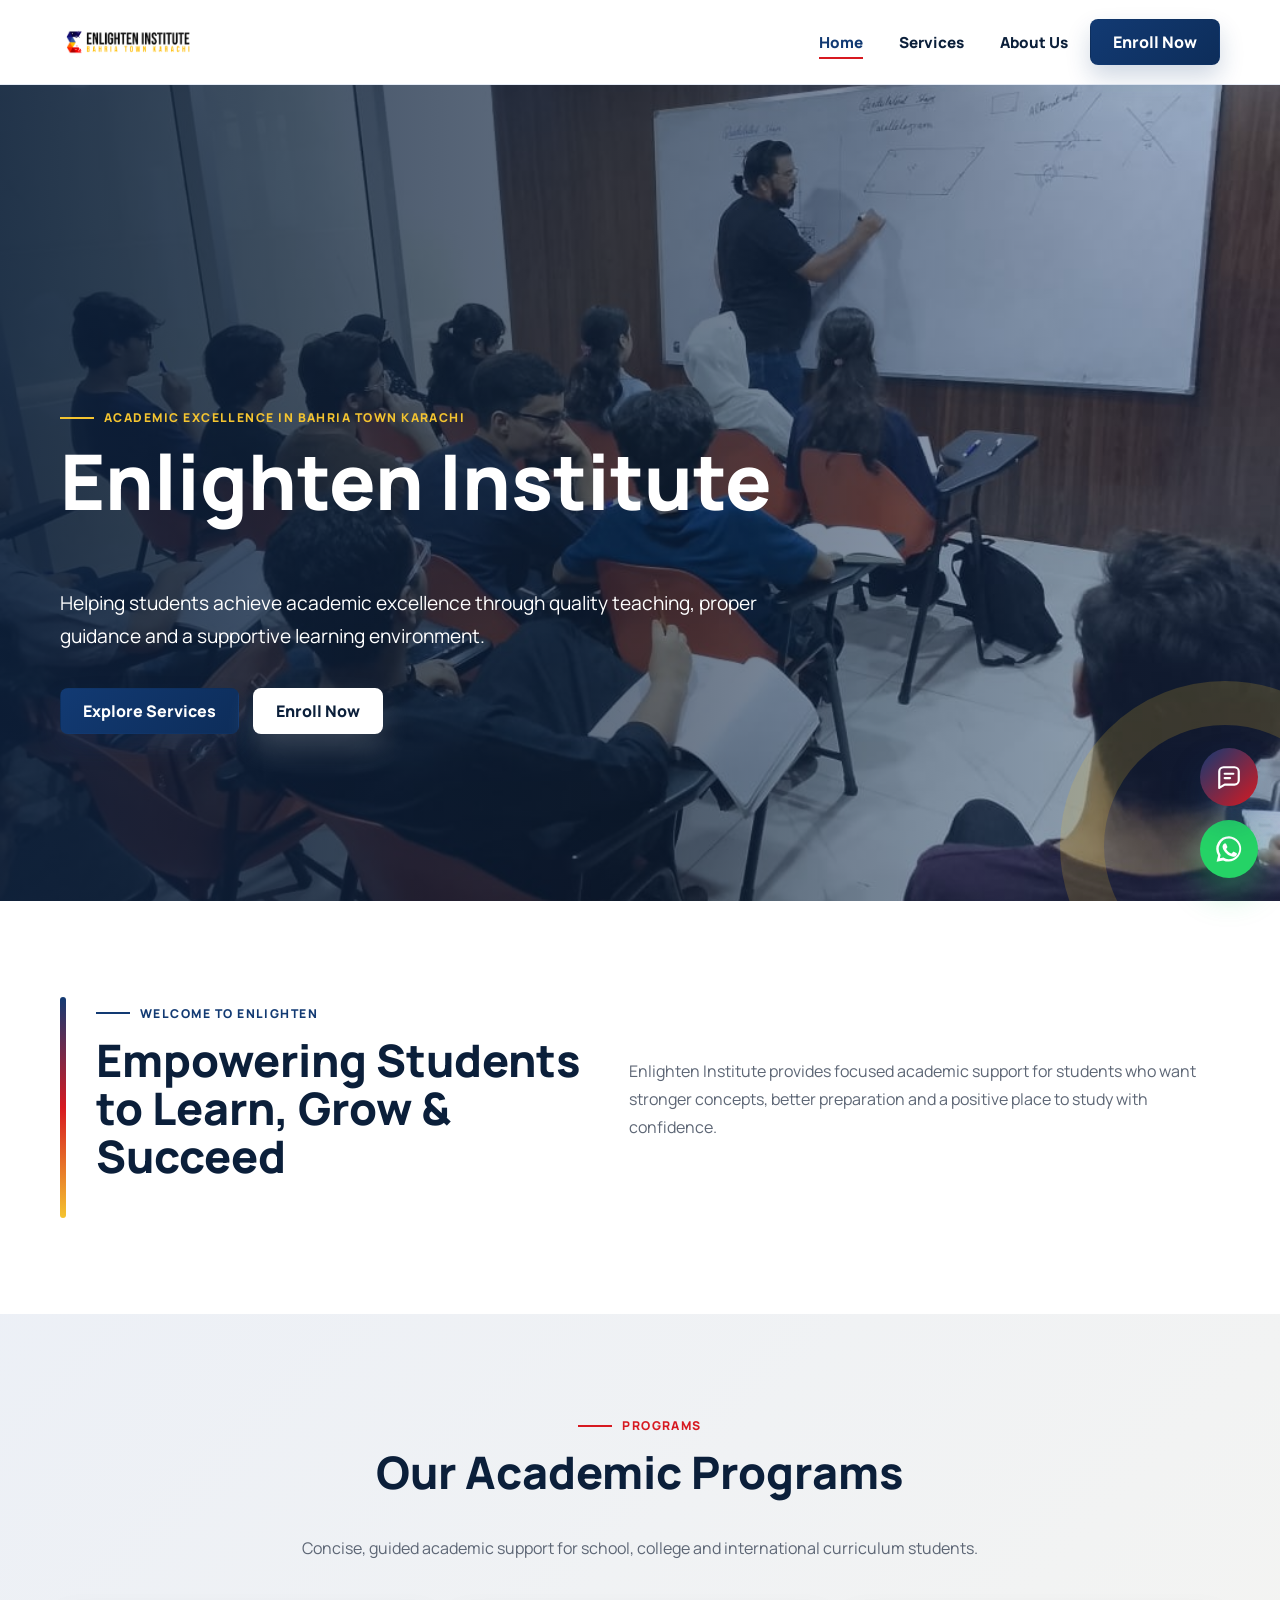
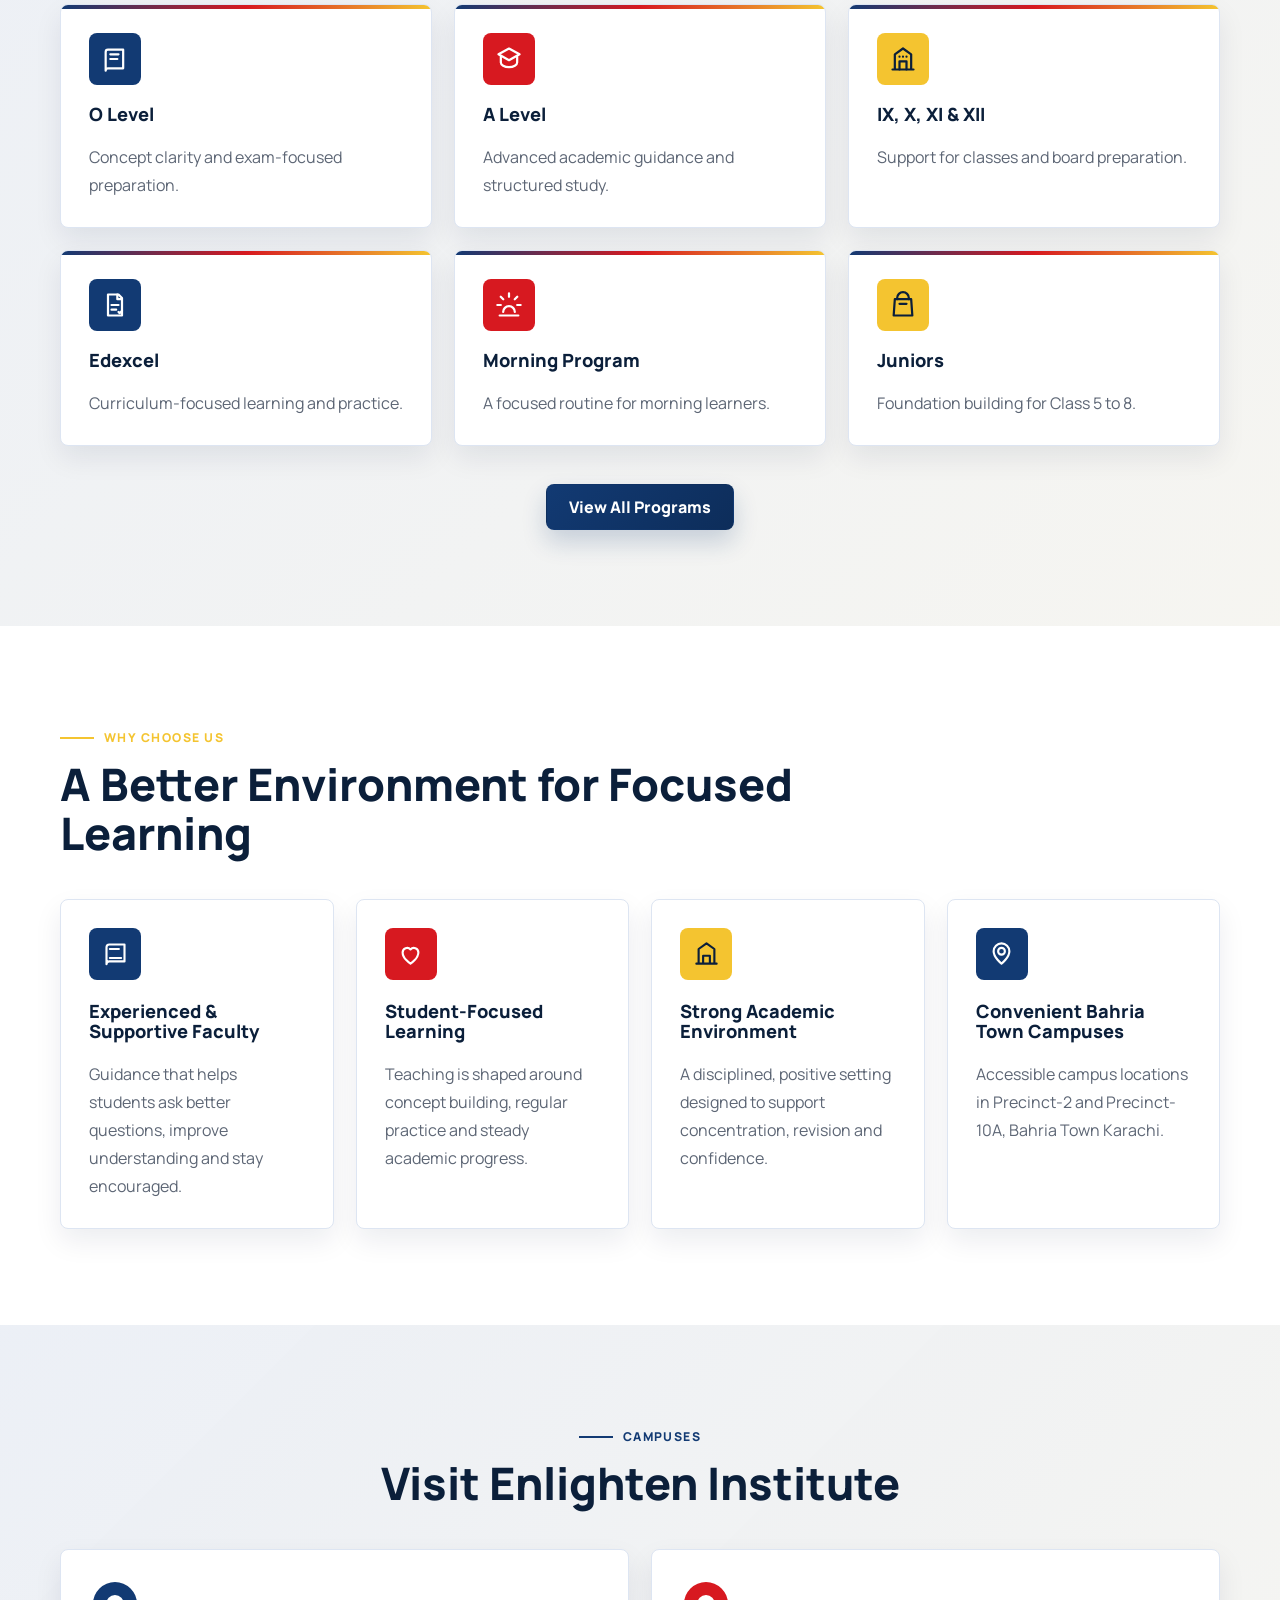
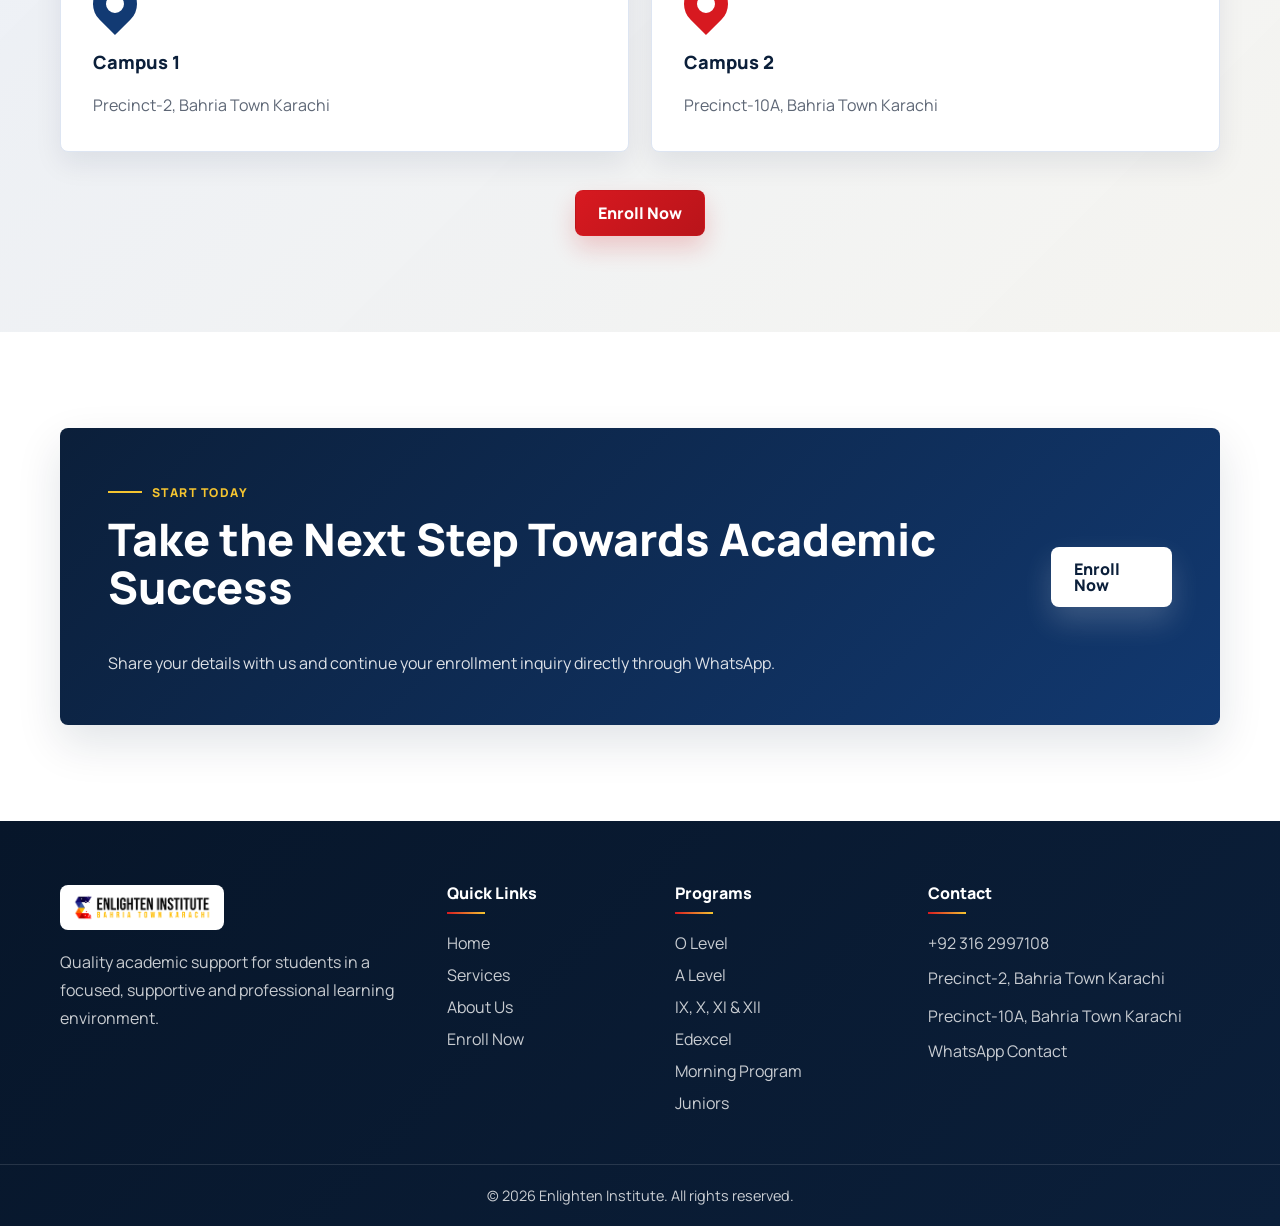
<file: Enlighten Institute New Website 2/index.html>
<!DOCTYPE html>
<html lang="en">
<head>
  <meta charset="UTF-8">
  <meta name="viewport" content="width=device-width, initial-scale=1.0">
  <meta name="description" content="Enlighten Institute in Bahria Town Karachi provides quality academic guidance, focused teaching and supportive learning for students.">
  <title>Enlighten Institute | Bahria Town Karachi</title>
  <link rel="icon" href="Logo/Enlighten Full Logo copy.png">
  <link rel="preconnect" href="https://fonts.googleapis.com">
  <link rel="preconnect" href="https://fonts.gstatic.com" crossorigin>
  <link href="https://fonts.googleapis.com/css2?family=Manrope:wght@400;500;600;700;800&display=swap" rel="stylesheet">
  <link rel="stylesheet" href="css/style.css">
</head>
<body data-page="home">
  <header class="site-header">
    <nav class="navbar container" aria-label="Main navigation">
      <a class="brand" href="index.html" aria-label="Enlighten Institute home">
        <img src="Logo/Enlighten Full Logo copy.png" alt="Enlighten Institute logo">
      </a>
      <button class="nav-toggle" type="button" aria-label="Open menu" aria-controls="primary-navigation" aria-expanded="false">
        <span></span>
        <span></span>
        <span></span>
      </button>
      <div class="nav-menu" id="primary-navigation">
        <a class="nav-link active" href="index.html">Home</a>
        <a class="nav-link" href="services.html">Services</a>
        <a class="nav-link" href="about.html">About Us</a>
        <a class="btn btn-nav" href="enroll.html">Enroll Now</a>
      </div>
    </nav>
  </header>

  <main>
    <section class="hero home-hero">
      <div class="hero-overlay"></div>
      <div class="container hero-content reveal">
        <span class="eyebrow">Academic Excellence in Bahria Town Karachi</span>
        <h1>Enlighten Institute</h1>
        <p>Helping students achieve academic excellence through quality teaching, proper guidance and a supportive learning environment.</p>
        <div class="hero-actions">
          <a class="btn btn-primary" href="services.html">Explore Services</a>
          <a class="btn btn-light" href="enroll.html">Enroll Now</a>
        </div>
      </div>
    </section>

    <section class="section intro-section">
      <div class="container intro-grid">
        <div class="section-kicker"></div>
        <div>
          <span class="eyebrow blue">Welcome to Enlighten</span>
          <h2>Empowering Students to Learn, Grow &amp; Succeed</h2>
        </div>
          <p>Enlighten Institute provides focused academic support for students who want stronger concepts, better preparation and a positive place to study with confidence.</p>
      </div>
    </section>

    <section class="section section-soft">
      <div class="container">
        <div class="section-heading centered">
          <span class="eyebrow red">Programs</span>
          <h2>Our Academic Programs</h2>
          <p>Concise, guided academic support for school, college and international curriculum students.</p>
        </div>
        <div class="program-preview-grid">
          <article class="mini-card reveal">
            <span class="mini-icon" aria-hidden="true"><svg viewBox="0 0 24 24"><path d="M4 19.5V6a2 2 0 0 1 2-2h13v16H6a2 2 0 0 0-2 2v-2.5Z"/><path d="M8 8h7M8 12h6"/></svg></span>
            <h3>O Level</h3>
            <p>Concept clarity and exam-focused preparation.</p>
          </article>
          <article class="mini-card reveal">
            <span class="mini-icon" aria-hidden="true"><svg viewBox="0 0 24 24"><path d="M12 3 3 8l9 5 9-5-9-5Z"/><path d="M5 10v5c0 2 3 4 7 4s7-2 7-4v-5"/></svg></span>
            <h3>A Level</h3>
            <p>Advanced academic guidance and structured study.</p>
          </article>
          <article class="mini-card reveal">
            <span class="mini-icon" aria-hidden="true"><svg viewBox="0 0 24 24"><path d="M3 21h18M5 21V8l7-5 7 5v13"/><path d="M9 21v-7h6v7M9 10h.01M12 10h.01M15 10h.01"/></svg></span>
            <h3>IX, X, XI &amp; XII</h3>
            <p>Support for classes and board preparation.</p>
          </article>
          <article class="mini-card reveal">
            <span class="mini-icon" aria-hidden="true"><svg viewBox="0 0 24 24"><path d="M6 3h9l3 3v15H6z"/><path d="M14 3v4h4M9 12h6M9 16h4"/><path d="m15 18 1 1 2-2"/></svg></span>
            <h3>Edexcel</h3>
            <p>Curriculum-focused learning and practice.</p>
          </article>
          <article class="mini-card reveal">
            <span class="mini-icon" aria-hidden="true"><svg viewBox="0 0 24 24"><path d="M12 2v3M4.93 4.93l2.12 2.12M2 12h3M19 12h3M16.95 7.05l2.12-2.12"/><path d="M7 18a5 5 0 0 1 10 0"/><path d="M4 21h16"/></svg></span>
            <h3>Morning Program</h3>
            <p>A focused routine for morning learners.</p>
          </article>
          <article class="mini-card reveal">
            <span class="mini-icon" aria-hidden="true"><svg viewBox="0 0 24 24"><path d="M7 7V6a5 5 0 0 1 10 0v1"/><path d="M5 7h14l1 14H4L5 7Z"/><path d="M9 11h6"/></svg></span>
            <h3>Juniors</h3>
            <p>Foundation building for Class 5 to 8.</p>
          </article>
        </div>
        <div class="center-actions">
          <a class="btn btn-primary" href="services.html">View All Programs</a>
        </div>
      </div>
    </section>

    <section class="section">
      <div class="container">
        <div class="section-heading">
          <span class="eyebrow yellow">Why Choose Us</span>
          <h2>A Better Environment for Focused Learning</h2>
        </div>
        <div class="feature-grid">
          <article class="feature-card reveal">
            <span class="icon-wrap" aria-hidden="true">
              <svg viewBox="0 0 24 24"><path d="M4 19V6.5A2.5 2.5 0 0 1 6.5 4H20v15H6.5A2.5 2.5 0 0 0 4 21.5V19Zm3-3h10M7 8h8"/></svg>
            </span>
            <h3>Experienced &amp; Supportive Faculty</h3>
            <p>Guidance that helps students ask better questions, improve understanding and stay encouraged.</p>
          </article>
          <article class="feature-card reveal">
            <span class="icon-wrap red-icon" aria-hidden="true">
              <svg viewBox="0 0 24 24"><path d="M12 21s-7-4.4-7-10a4 4 0 0 1 7-2.6A4 4 0 0 1 19 11c0 5.6-7 10-7 10Z"/></svg>
            </span>
            <h3>Student-Focused Learning</h3>
            <p>Teaching is shaped around concept building, regular practice and steady academic progress.</p>
          </article>
          <article class="feature-card reveal">
            <span class="icon-wrap yellow-icon" aria-hidden="true">
              <svg viewBox="0 0 24 24"><path d="M3 21h18M5 21V8l7-5 7 5v13M9 21v-7h6v7"/></svg>
            </span>
            <h3>Strong Academic Environment</h3>
            <p>A disciplined, positive setting designed to support concentration, revision and confidence.</p>
          </article>
          <article class="feature-card reveal">
            <span class="icon-wrap" aria-hidden="true">
              <svg viewBox="0 0 24 24"><path d="M12 21s7-5.4 7-11a7 7 0 1 0-14 0c0 5.6 7 11 7 11Z"/><path d="M12 13a3 3 0 1 0 0-6 3 3 0 0 0 0 6Z"/></svg>
            </span>
            <h3>Convenient Bahria Town Campuses</h3>
            <p>Accessible campus locations in Precinct-2 and Precinct-10A, Bahria Town Karachi.</p>
          </article>
        </div>
      </div>
    </section>

    <section class="section section-soft">
      <div class="container">
        <div class="section-heading centered">
          <span class="eyebrow blue">Campuses</span>
          <h2>Visit Enlighten Institute</h2>
        </div>
        <div class="campus-grid">
          <article class="campus-card reveal">
            <span class="location-pin" aria-hidden="true"></span>
            <h3>Campus 1</h3>
            <p>Precinct-2, Bahria Town Karachi</p>
          </article>
          <article class="campus-card reveal">
            <span class="location-pin red-pin" aria-hidden="true"></span>
            <h3>Campus 2</h3>
            <p>Precinct-10A, Bahria Town Karachi</p>
          </article>
        </div>
        <div class="center-actions">
          <a class="btn btn-secondary" href="enroll.html">Enroll Now</a>
        </div>
      </div>
    </section>

    <section class="section">
      <div class="container">
        <div class="cta-band reveal">
          <div>
            <span class="eyebrow yellow">Start Today</span>
            <h2>Take the Next Step Towards Academic Success</h2>
            <p>Share your details with us and continue your enrollment inquiry directly through WhatsApp.</p>
          </div>
          <a class="btn btn-light" href="enroll.html">Enroll Now</a>
        </div>
      </div>
    </section>
  </main>

  <footer class="site-footer">
    <div class="container footer-grid">
      <div class="footer-brand">
        <img src="Logo/Enlighten Full Logo copy.png" alt="Enlighten Institute logo">
        <p>Quality academic support for students in a focused, supportive and professional learning environment.</p>
      </div>
      <div>
        <h2>Quick Links</h2>
        <a href="index.html">Home</a>
        <a href="services.html">Services</a>
        <a href="about.html">About Us</a>
        <a href="enroll.html">Enroll Now</a>
      </div>
      <div>
        <h2>Programs</h2>
        <a href="services.html">O Level</a>
        <a href="services.html">A Level</a>
        <a href="services.html">IX, X, XI &amp; XII</a>
        <a href="services.html">Edexcel</a>
        <a href="services.html">Morning Program</a>
        <a href="services.html">Juniors</a>
      </div>
      <div>
        <h2>Contact</h2>
        <a href="tel:+923162997108">+92 316 2997108</a>
        <p>Precinct-2, Bahria Town Karachi</p>
        <p>Precinct-10A, Bahria Town Karachi</p>
        <a href="https://wa.me/923162997108" target="_blank" rel="noopener">WhatsApp Contact</a>
      </div>
    </div>
    <div class="footer-bottom">
      <p>&copy; <span data-current-year></span> Enlighten Institute. All rights reserved.</p>
    </div>
  </footer>

  <a class="floating-whatsapp" href="https://wa.me/923162997108" target="_blank" rel="noopener" aria-label="Contact Enlighten Institute on WhatsApp">
    <svg viewBox="0 0 32 32" aria-hidden="true"><path d="M16.03 3.2A12.7 12.7 0 0 0 5.1 22.38L3.6 28.8l6.56-1.42A12.68 12.68 0 1 0 16.03 3.2Zm0 2.4a10.28 10.28 0 1 1-5.25 19.12l-.42-.25-3.48.75.8-3.4-.28-.44A10.28 10.28 0 0 1 16.03 5.6Zm-4.3 4.88c-.24 0-.62.09-.94.44-.32.35-1.23 1.2-1.23 2.93s1.26 3.4 1.43 3.64c.18.23 2.44 3.9 6.02 5.3 2.98 1.18 3.59.94 4.24.88.65-.06 2.1-.86 2.4-1.7.29-.82.29-1.53.2-1.68-.09-.14-.32-.23-.67-.41-.35-.18-2.1-1.04-2.42-1.16-.32-.12-.56-.18-.8.18-.23.35-.91 1.16-1.12 1.39-.2.24-.41.27-.76.09-.35-.18-1.48-.55-2.82-1.74-1.04-.93-1.74-2.08-1.95-2.43-.2-.35-.02-.54.15-.71.16-.15.35-.41.53-.62.18-.2.23-.35.35-.59.12-.23.06-.44-.03-.62-.09-.18-.8-1.93-1.09-2.64-.28-.68-.57-.59-.8-.6h-.7Z"/></svg>
  </a>

  <script src="js/script.js"></script>
</body>
</html>
</file>
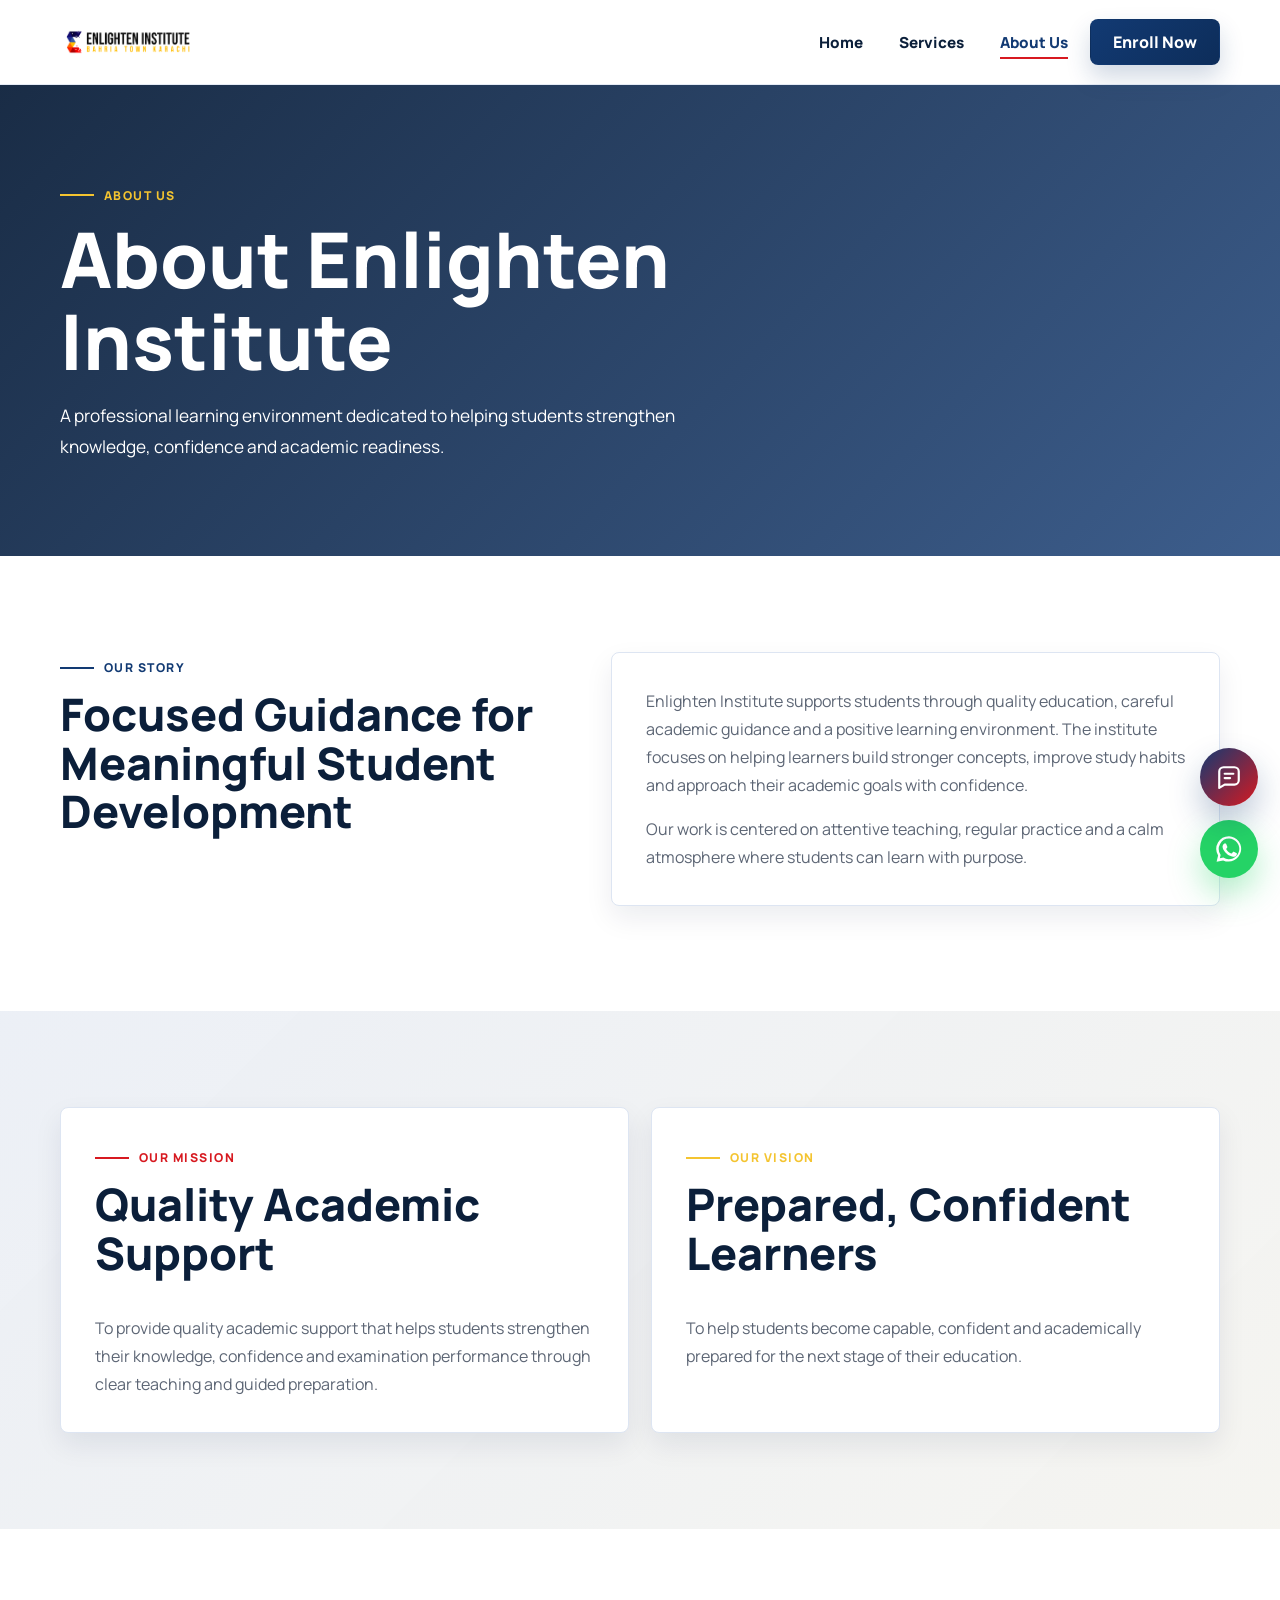
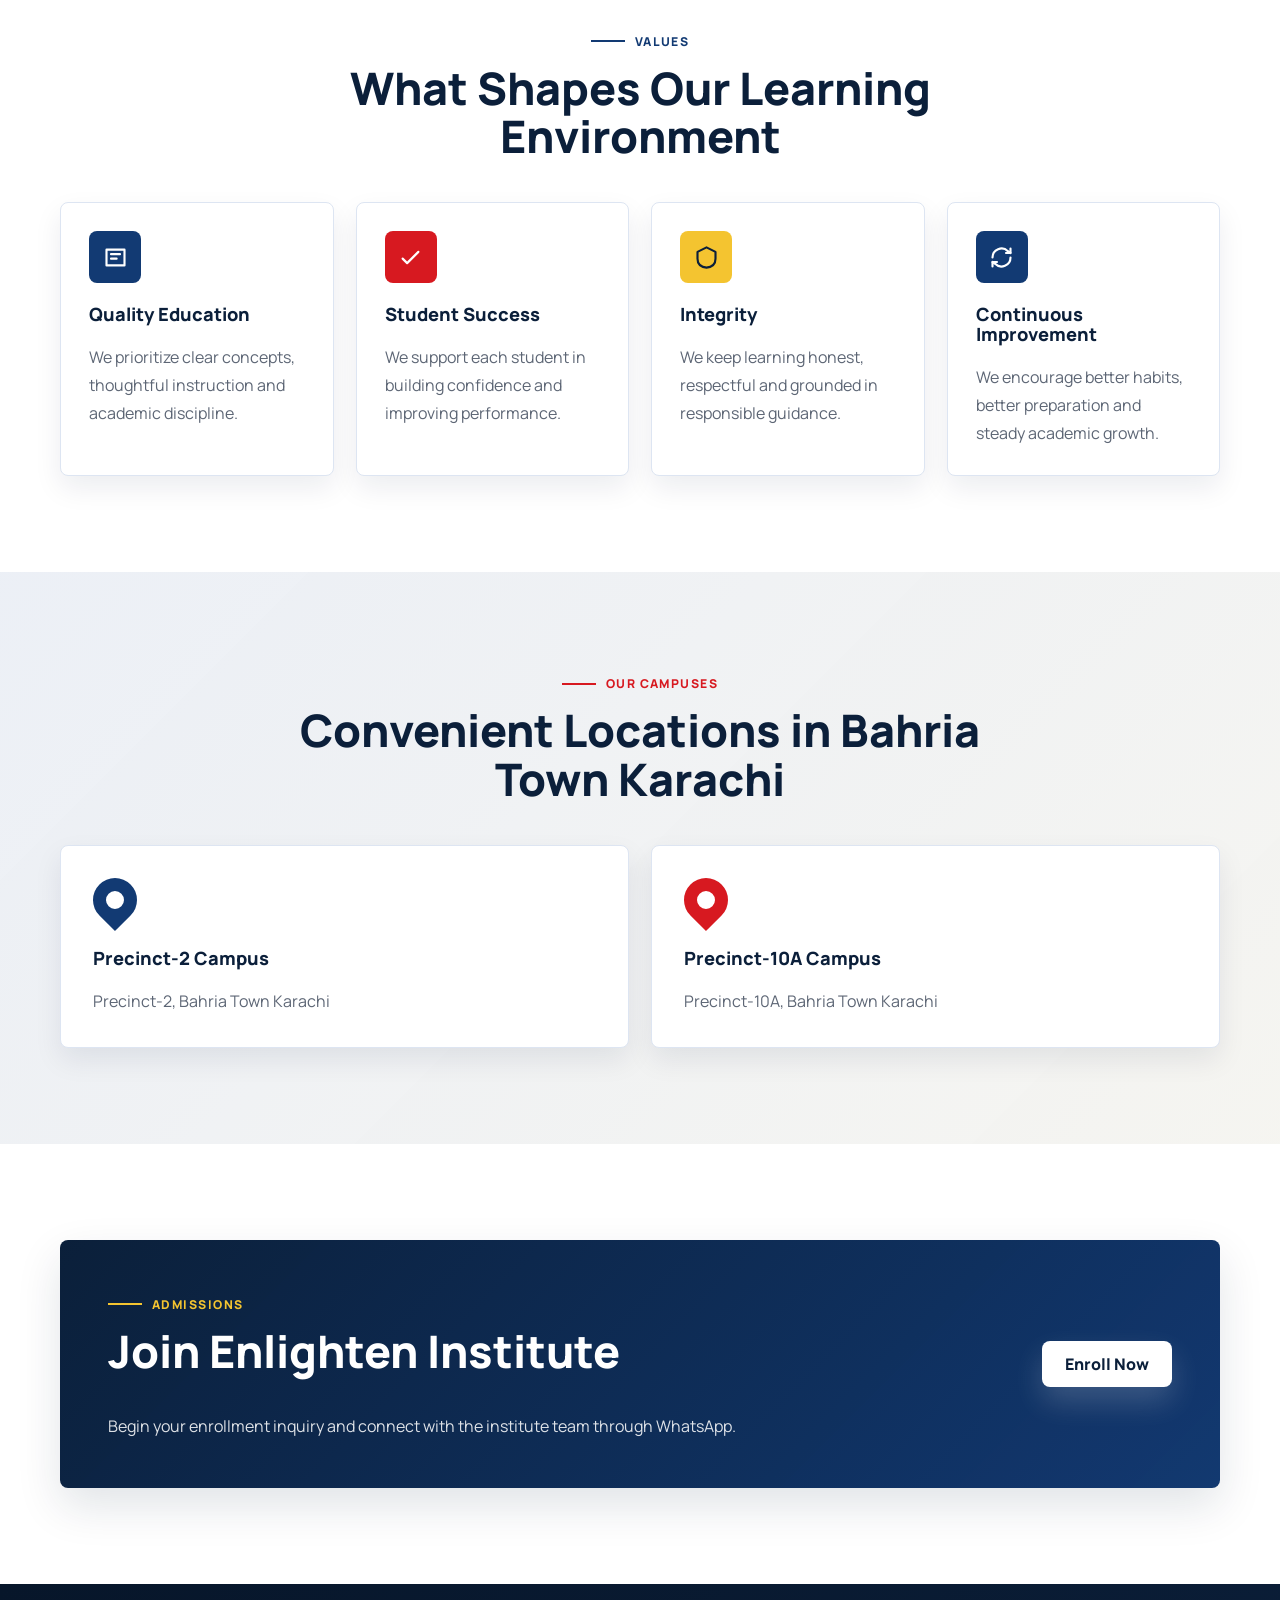
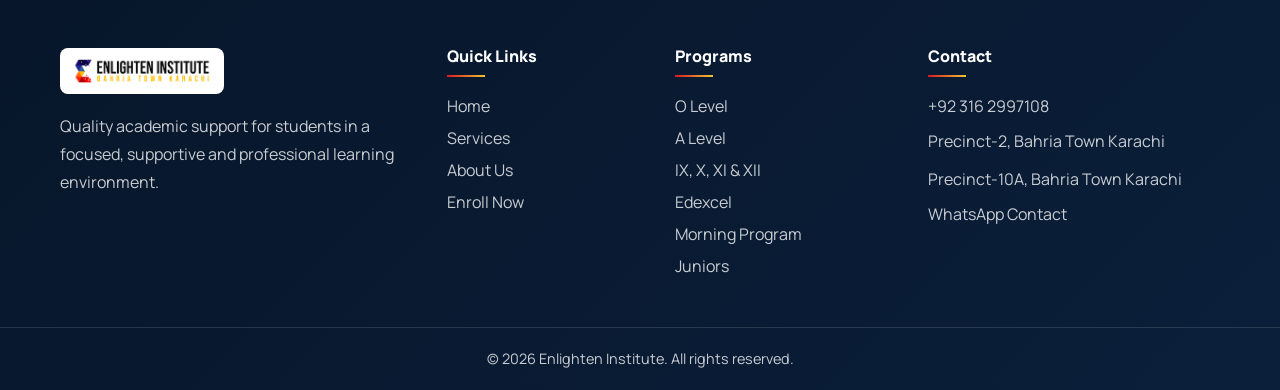
<file: Enlighten Institute New Website 2/about.html>
<!DOCTYPE html>
<html lang="en">
<head>
  <meta charset="UTF-8">
  <meta name="viewport" content="width=device-width, initial-scale=1.0">
  <meta name="description" content="Learn about Enlighten Institute, its mission, vision, values and campuses in Bahria Town Karachi.">
  <title>About Us | Enlighten Institute</title>
  <link rel="icon" href="Logo/Enlighten Full Logo copy.png">
  <link rel="preconnect" href="https://fonts.googleapis.com">
  <link rel="preconnect" href="https://fonts.gstatic.com" crossorigin>
  <link href="https://fonts.googleapis.com/css2?family=Manrope:wght@400;500;600;700;800&display=swap" rel="stylesheet">
  <link rel="stylesheet" href="css/style.css">
</head>
<body data-page="about">
  <header class="site-header">
    <nav class="navbar container" aria-label="Main navigation">
      <a class="brand" href="index.html" aria-label="Enlighten Institute home">
        <img src="Logo/Enlighten Full Logo copy.png" alt="Enlighten Institute logo">
      </a>
      <button class="nav-toggle" type="button" aria-label="Open menu" aria-controls="primary-navigation" aria-expanded="false">
        <span></span>
        <span></span>
        <span></span>
      </button>
      <div class="nav-menu" id="primary-navigation">
        <a class="nav-link" href="index.html">Home</a>
        <a class="nav-link" href="services.html">Services</a>
        <a class="nav-link active" href="about.html">About Us</a>
        <a class="btn btn-nav" href="enroll.html">Enroll Now</a>
      </div>
    </nav>
  </header>

  <main>
    <section class="page-hero">
      <div class="container reveal">
        <span class="eyebrow yellow">About Us</span>
        <h1>About Enlighten Institute</h1>
        <p>A professional learning environment dedicated to helping students strengthen knowledge, confidence and academic readiness.</p>
      </div>
    </section>

    <section class="section">
      <div class="container split-content">
        <div class="section-heading">
          <span class="eyebrow blue">Our Story</span>
          <h2>Focused Guidance for Meaningful Student Development</h2>
        </div>
        <div class="story-panel reveal">
          <p>Enlighten Institute supports students through quality education, careful academic guidance and a positive learning environment. The institute focuses on helping learners build stronger concepts, improve study habits and approach their academic goals with confidence.</p>
          <p>Our work is centered on attentive teaching, regular practice and a calm atmosphere where students can learn with purpose.</p>
        </div>
      </div>
    </section>

    <section class="section section-soft">
      <div class="container mission-grid">
        <article class="mission-card reveal">
          <span class="eyebrow red">Our Mission</span>
          <h2>Quality Academic Support</h2>
          <p>To provide quality academic support that helps students strengthen their knowledge, confidence and examination performance through clear teaching and guided preparation.</p>
        </article>
        <article class="mission-card reveal">
          <span class="eyebrow yellow">Our Vision</span>
          <h2>Prepared, Confident Learners</h2>
          <p>To help students become capable, confident and academically prepared for the next stage of their education.</p>
        </article>
      </div>
    </section>

    <section class="section">
      <div class="container">
        <div class="section-heading centered">
          <span class="eyebrow blue">Values</span>
          <h2>What Shapes Our Learning Environment</h2>
        </div>
        <div class="feature-grid">
          <article class="feature-card reveal">
            <span class="icon-wrap" aria-hidden="true"><svg viewBox="0 0 24 24"><path d="M4 19V5h16v14H4Z"/><path d="M8 9h8M8 13h5"/></svg></span>
            <h3>Quality Education</h3>
            <p>We prioritize clear concepts, thoughtful instruction and academic discipline.</p>
          </article>
          <article class="feature-card reveal">
            <span class="icon-wrap red-icon" aria-hidden="true"><svg viewBox="0 0 24 24"><path d="m5 13 4 4L19 7"/></svg></span>
            <h3>Student Success</h3>
            <p>We support each student in building confidence and improving performance.</p>
          </article>
          <article class="feature-card reveal">
            <span class="icon-wrap yellow-icon" aria-hidden="true"><svg viewBox="0 0 24 24"><path d="M12 3 4 7v6c0 5 3.4 7.4 8 8 4.6-.6 8-3 8-8V7l-8-4Z"/></svg></span>
            <h3>Integrity</h3>
            <p>We keep learning honest, respectful and grounded in responsible guidance.</p>
          </article>
          <article class="feature-card reveal">
            <span class="icon-wrap" aria-hidden="true"><svg viewBox="0 0 24 24"><path d="M4 12a8 8 0 0 1 13.7-5.6L20 8"/><path d="M20 4v4h-4M20 12a8 8 0 0 1-13.7 5.6L4 16"/><path d="M4 20v-4h4"/></svg></span>
            <h3>Continuous Improvement</h3>
            <p>We encourage better habits, better preparation and steady academic growth.</p>
          </article>
        </div>
      </div>
    </section>

    <section class="section section-soft">
      <div class="container">
        <div class="section-heading centered">
          <span class="eyebrow red">Our Campuses</span>
          <h2>Convenient Locations in Bahria Town Karachi</h2>
        </div>
        <div class="campus-grid">
          <article class="campus-card reveal">
            <span class="location-pin" aria-hidden="true"></span>
            <h3>Precinct-2 Campus</h3>
            <p>Precinct-2, Bahria Town Karachi</p>
          </article>
          <article class="campus-card reveal">
            <span class="location-pin red-pin" aria-hidden="true"></span>
            <h3>Precinct-10A Campus</h3>
            <p>Precinct-10A, Bahria Town Karachi</p>
          </article>
        </div>
      </div>
    </section>

    <section class="section">
      <div class="container">
        <div class="cta-band reveal">
          <div>
            <span class="eyebrow yellow">Admissions</span>
            <h2>Join Enlighten Institute</h2>
            <p>Begin your enrollment inquiry and connect with the institute team through WhatsApp.</p>
          </div>
          <a class="btn btn-light" href="enroll.html">Enroll Now</a>
        </div>
      </div>
    </section>
  </main>

  <footer class="site-footer">
    <div class="container footer-grid">
      <div class="footer-brand">
        <img src="Logo/Enlighten Full Logo copy.png" alt="Enlighten Institute logo">
        <p>Quality academic support for students in a focused, supportive and professional learning environment.</p>
      </div>
      <div>
        <h2>Quick Links</h2>
        <a href="index.html">Home</a>
        <a href="services.html">Services</a>
        <a href="about.html">About Us</a>
        <a href="enroll.html">Enroll Now</a>
      </div>
      <div>
        <h2>Programs</h2>
        <a href="services.html">O Level</a>
        <a href="services.html">A Level</a>
        <a href="services.html">IX, X, XI &amp; XII</a>
        <a href="services.html">Edexcel</a>
        <a href="services.html">Morning Program</a>
        <a href="services.html">Juniors</a>
      </div>
      <div>
        <h2>Contact</h2>
        <a href="tel:+923162997108">+92 316 2997108</a>
        <p>Precinct-2, Bahria Town Karachi</p>
        <p>Precinct-10A, Bahria Town Karachi</p>
        <a href="https://wa.me/923162997108" target="_blank" rel="noopener">WhatsApp Contact</a>
      </div>
    </div>
    <div class="footer-bottom">
      <p>&copy; <span data-current-year></span> Enlighten Institute. All rights reserved.</p>
    </div>
  </footer>

  <a class="floating-whatsapp" href="https://wa.me/923162997108" target="_blank" rel="noopener" aria-label="Contact Enlighten Institute on WhatsApp">
    <svg viewBox="0 0 32 32" aria-hidden="true"><path d="M16.03 3.2A12.7 12.7 0 0 0 5.1 22.38L3.6 28.8l6.56-1.42A12.68 12.68 0 1 0 16.03 3.2Zm0 2.4a10.28 10.28 0 1 1-5.25 19.12l-.42-.25-3.48.75.8-3.4-.28-.44A10.28 10.28 0 0 1 16.03 5.6Zm-4.3 4.88c-.24 0-.62.09-.94.44-.32.35-1.23 1.2-1.23 2.93s1.26 3.4 1.43 3.64c.18.23 2.44 3.9 6.02 5.3 2.98 1.18 3.59.94 4.24.88.65-.06 2.1-.86 2.4-1.7.29-.82.29-1.53.2-1.68-.09-.14-.32-.23-.67-.41-.35-.18-2.1-1.04-2.42-1.16-.32-.12-.56-.18-.8.18-.23.35-.91 1.16-1.12 1.39-.2.24-.41.27-.76.09-.35-.18-1.48-.55-2.82-1.74-1.04-.93-1.74-2.08-1.95-2.43-.2-.35-.02-.54.15-.71.16-.15.35-.41.53-.62.18-.2.23-.35.35-.59.12-.23.06-.44-.03-.62-.09-.18-.8-1.93-1.09-2.64-.28-.68-.57-.59-.8-.6h-.7Z"/></svg>
  </a>

  <script src="js/script.js"></script>
</body>
</html>
</file>
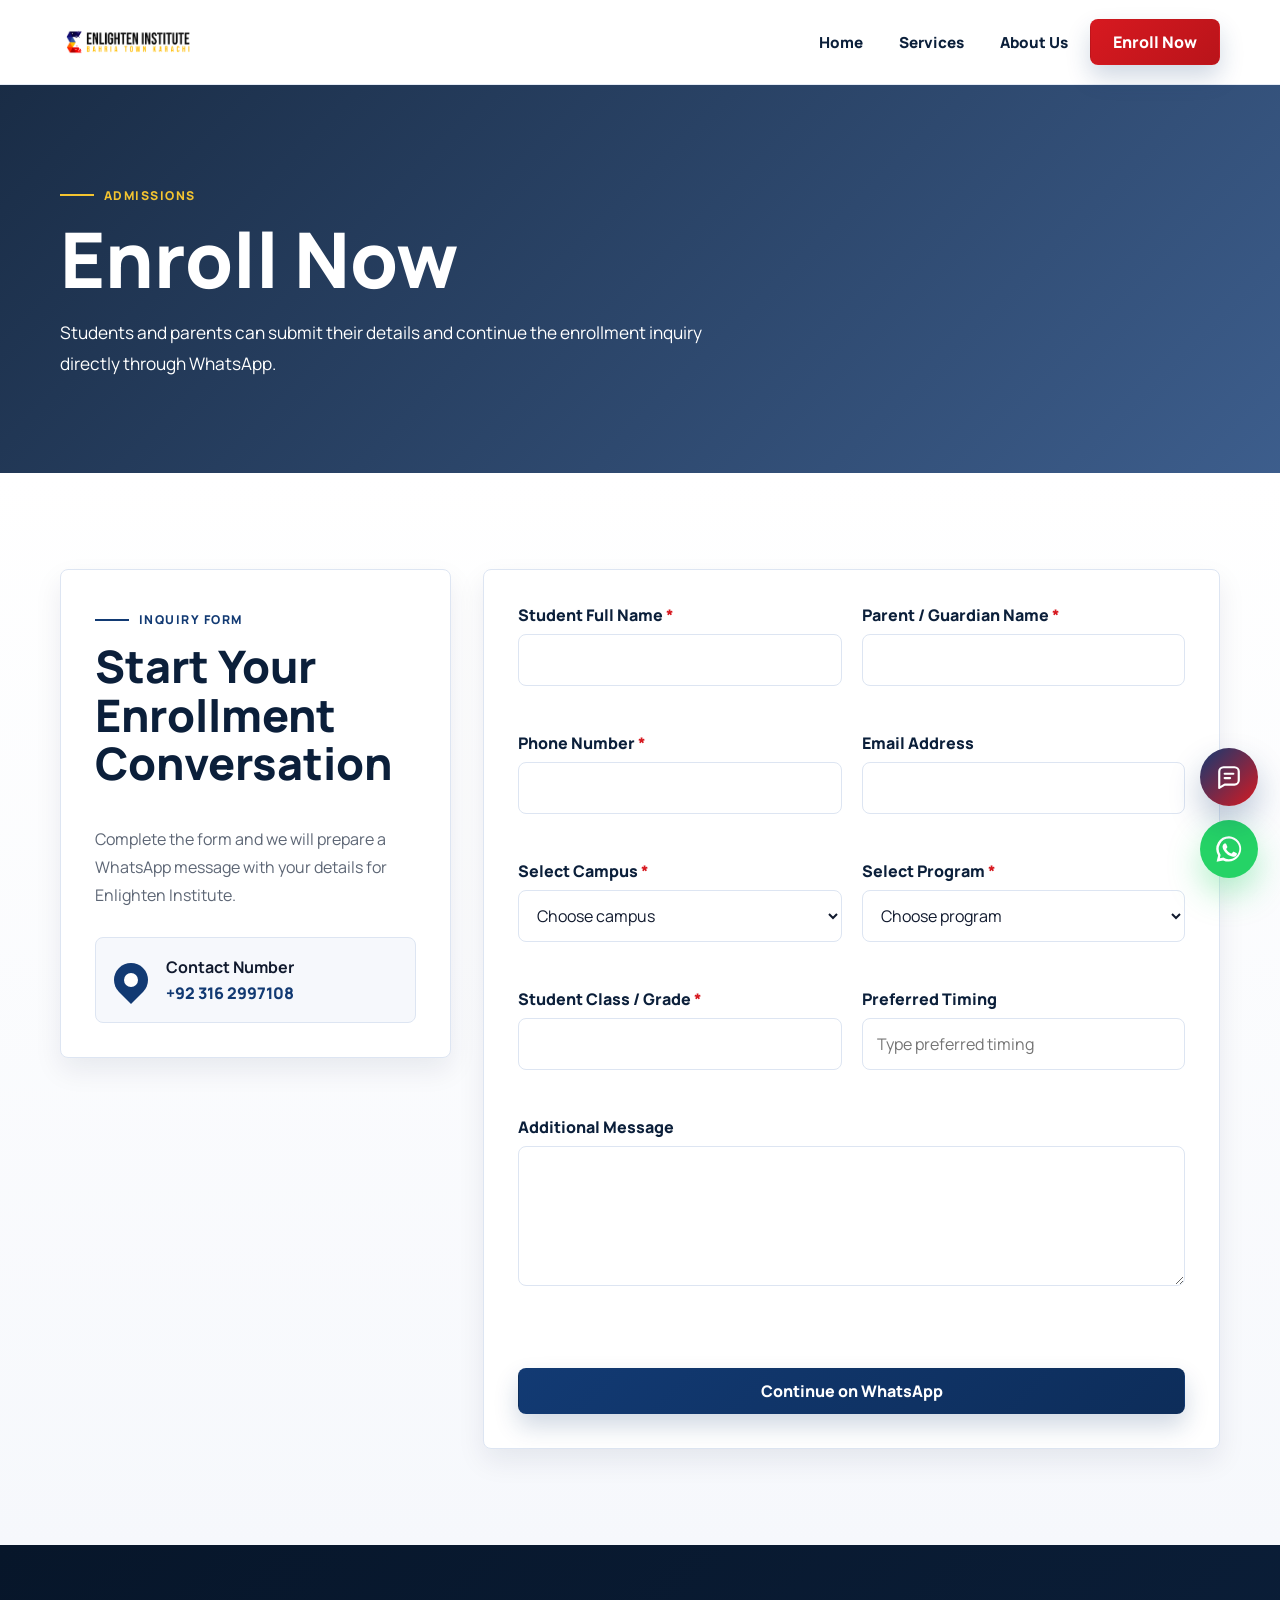
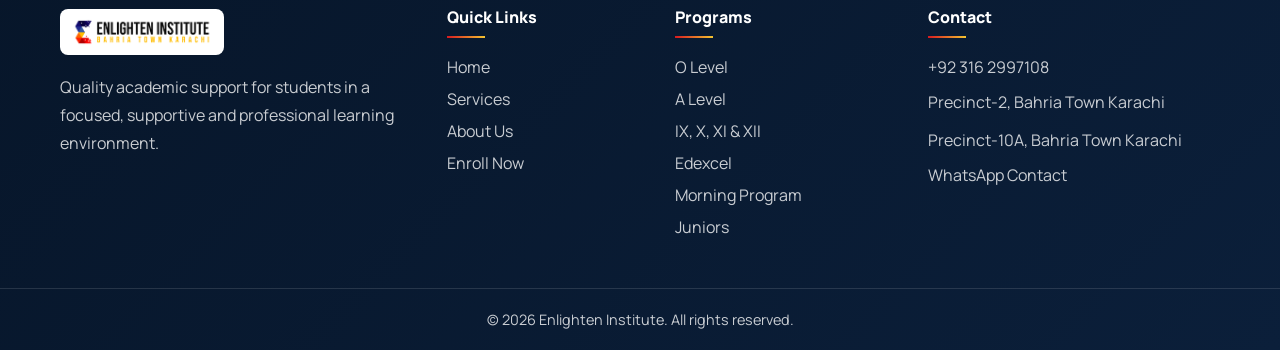
<file: Enlighten Institute New Website 2/enroll.html>
<!DOCTYPE html>
<html lang="en">
<head>
  <meta charset="UTF-8">
  <meta name="viewport" content="width=device-width, initial-scale=1.0">
  <meta name="description" content="Submit an enrollment inquiry for Enlighten Institute and continue directly through WhatsApp.">
  <title>Enroll Now | Enlighten Institute</title>
  <link rel="icon" href="Logo/Enlighten Full Logo copy.png">
  <link rel="preconnect" href="https://fonts.googleapis.com">
  <link rel="preconnect" href="https://fonts.gstatic.com" crossorigin>
  <link href="https://fonts.googleapis.com/css2?family=Manrope:wght@400;500;600;700;800&display=swap" rel="stylesheet">
  <link rel="stylesheet" href="css/style.css">
</head>
<body data-page="enroll">
  <header class="site-header">
    <nav class="navbar container" aria-label="Main navigation">
      <a class="brand" href="index.html" aria-label="Enlighten Institute home">
        <img src="Logo/Enlighten Full Logo copy.png" alt="Enlighten Institute logo">
      </a>
      <button class="nav-toggle" type="button" aria-label="Open menu" aria-controls="primary-navigation" aria-expanded="false">
        <span></span>
        <span></span>
        <span></span>
      </button>
      <div class="nav-menu" id="primary-navigation">
        <a class="nav-link" href="index.html">Home</a>
        <a class="nav-link" href="services.html">Services</a>
        <a class="nav-link" href="about.html">About Us</a>
        <a class="btn btn-nav active" href="enroll.html">Enroll Now</a>
      </div>
    </nav>
  </header>

  <main>
    <section class="page-hero">
      <div class="container reveal">
        <span class="eyebrow yellow">Admissions</span>
        <h1>Enroll Now</h1>
        <p>Students and parents can submit their details and continue the enrollment inquiry directly through WhatsApp.</p>
      </div>
    </section>

    <section class="section enroll-section">
      <div class="container enroll-layout">
        <aside class="enroll-info reveal">
          <span class="eyebrow blue">Inquiry Form</span>
          <h2>Start Your Enrollment Conversation</h2>
          <p>Complete the form and we will prepare a WhatsApp message with your details for Enlighten Institute.</p>
          <div class="contact-card">
            <span class="location-pin" aria-hidden="true"></span>
            <div>
              <strong>Contact Number</strong>
              <a href="tel:+923162997108">+92 316 2997108</a>
            </div>
          </div>
        </aside>

        <form class="enroll-form reveal" id="enrollment-form" novalidate>
          <div class="form-grid">
            <div class="form-field">
              <label for="studentName">Student Full Name <span>*</span></label>
              <input id="studentName" name="studentName" type="text" autocomplete="name" required>
              <small class="error-message"></small>
            </div>
            <div class="form-field">
              <label for="parentName">Parent / Guardian Name <span>*</span></label>
              <input id="parentName" name="parentName" type="text" required>
              <small class="error-message"></small>
            </div>
            <div class="form-field">
              <label for="phone">Phone Number <span>*</span></label>
              <input id="phone" name="phone" type="tel" autocomplete="tel" required>
              <small class="error-message"></small>
            </div>
            <div class="form-field">
              <label for="email">Email Address</label>
              <input id="email" name="email" type="email" autocomplete="email">
              <small class="error-message"></small>
            </div>
            <div class="form-field">
              <label for="campus">Select Campus <span>*</span></label>
              <select id="campus" name="campus" required>
                <option value="">Choose campus</option>
                <option value="Precinct-2, Bahria Town Karachi">Precinct-2, Bahria Town Karachi</option>
                <option value="Precinct-10A, Bahria Town Karachi">Precinct-10A, Bahria Town Karachi</option>
              </select>
              <small class="error-message"></small>
            </div>
            <div class="form-field">
              <label for="program">Select Program <span>*</span></label>
              <select id="program" name="program" required>
                <option value="">Choose program</option>
                <option value="O Level">O Level</option>
                <option value="A Level">A Level</option>
                <option value="IX, X, XI &amp; XII">IX, X, XI &amp; XII</option>
                <option value="Edexcel">Edexcel</option>
                <option value="Morning Program">Morning Program</option>
                <option value="Juniors &#8212; Class 5 to 8">Juniors &mdash; Class 5 to 8</option>
              </select>
              <small class="error-message"></small>
            </div>
            <div class="form-field">
              <label for="studentClass">Student Class / Grade <span>*</span></label>
              <input id="studentClass" name="studentClass" type="text" required>
              <small class="error-message"></small>
            </div>
            <div class="form-field">
              <label for="timing">Preferred Timing</label>
              <input id="timing" name="timing" type="text" placeholder="Type preferred timing">
              <small class="error-message"></small>
            </div>
            <div class="form-field full">
              <label for="message">Additional Message</label>
              <textarea id="message" name="message" rows="5"></textarea>
              <small class="error-message"></small>
            </div>
          </div>
          <div class="form-status" id="form-status" role="status" aria-live="polite"></div>
          <button class="btn btn-primary form-submit" type="submit">Continue on WhatsApp</button>
        </form>
      </div>
    </section>
  </main>

  <footer class="site-footer">
    <div class="container footer-grid">
      <div class="footer-brand">
        <img src="Logo/Enlighten Full Logo copy.png" alt="Enlighten Institute logo">
        <p>Quality academic support for students in a focused, supportive and professional learning environment.</p>
      </div>
      <div>
        <h2>Quick Links</h2>
        <a href="index.html">Home</a>
        <a href="services.html">Services</a>
        <a href="about.html">About Us</a>
        <a href="enroll.html">Enroll Now</a>
      </div>
      <div>
        <h2>Programs</h2>
        <a href="services.html">O Level</a>
        <a href="services.html">A Level</a>
        <a href="services.html">IX, X, XI &amp; XII</a>
        <a href="services.html">Edexcel</a>
        <a href="services.html">Morning Program</a>
        <a href="services.html">Juniors</a>
      </div>
      <div>
        <h2>Contact</h2>
        <a href="tel:+923162997108">+92 316 2997108</a>
        <p>Precinct-2, Bahria Town Karachi</p>
        <p>Precinct-10A, Bahria Town Karachi</p>
        <a href="https://wa.me/923162997108" target="_blank" rel="noopener">WhatsApp Contact</a>
      </div>
    </div>
    <div class="footer-bottom">
      <p>&copy; <span data-current-year></span> Enlighten Institute. All rights reserved.</p>
    </div>
  </footer>

  <a class="floating-whatsapp" href="https://wa.me/923162997108" target="_blank" rel="noopener" aria-label="Contact Enlighten Institute on WhatsApp">
    <svg viewBox="0 0 32 32" aria-hidden="true"><path d="M16.03 3.2A12.7 12.7 0 0 0 5.1 22.38L3.6 28.8l6.56-1.42A12.68 12.68 0 1 0 16.03 3.2Zm0 2.4a10.28 10.28 0 1 1-5.25 19.12l-.42-.25-3.48.75.8-3.4-.28-.44A10.28 10.28 0 0 1 16.03 5.6Zm-4.3 4.88c-.24 0-.62.09-.94.44-.32.35-1.23 1.2-1.23 2.93s1.26 3.4 1.43 3.64c.18.23 2.44 3.9 6.02 5.3 2.98 1.18 3.59.94 4.24.88.65-.06 2.1-.86 2.4-1.7.29-.82.29-1.53.2-1.68-.09-.14-.32-.23-.67-.41-.35-.18-2.1-1.04-2.42-1.16-.32-.12-.56-.18-.8.18-.23.35-.91 1.16-1.12 1.39-.2.24-.41.27-.76.09-.35-.18-1.48-.55-2.82-1.74-1.04-.93-1.74-2.08-1.95-2.43-.2-.35-.02-.54.15-.71.16-.15.35-.41.53-.62.18-.2.23-.35.35-.59.12-.23.06-.44-.03-.62-.09-.18-.8-1.93-1.09-2.64-.28-.68-.57-.59-.8-.6h-.7Z"/></svg>
  </a>

  <script src="js/script.js"></script>
</body>
</html>
</file>
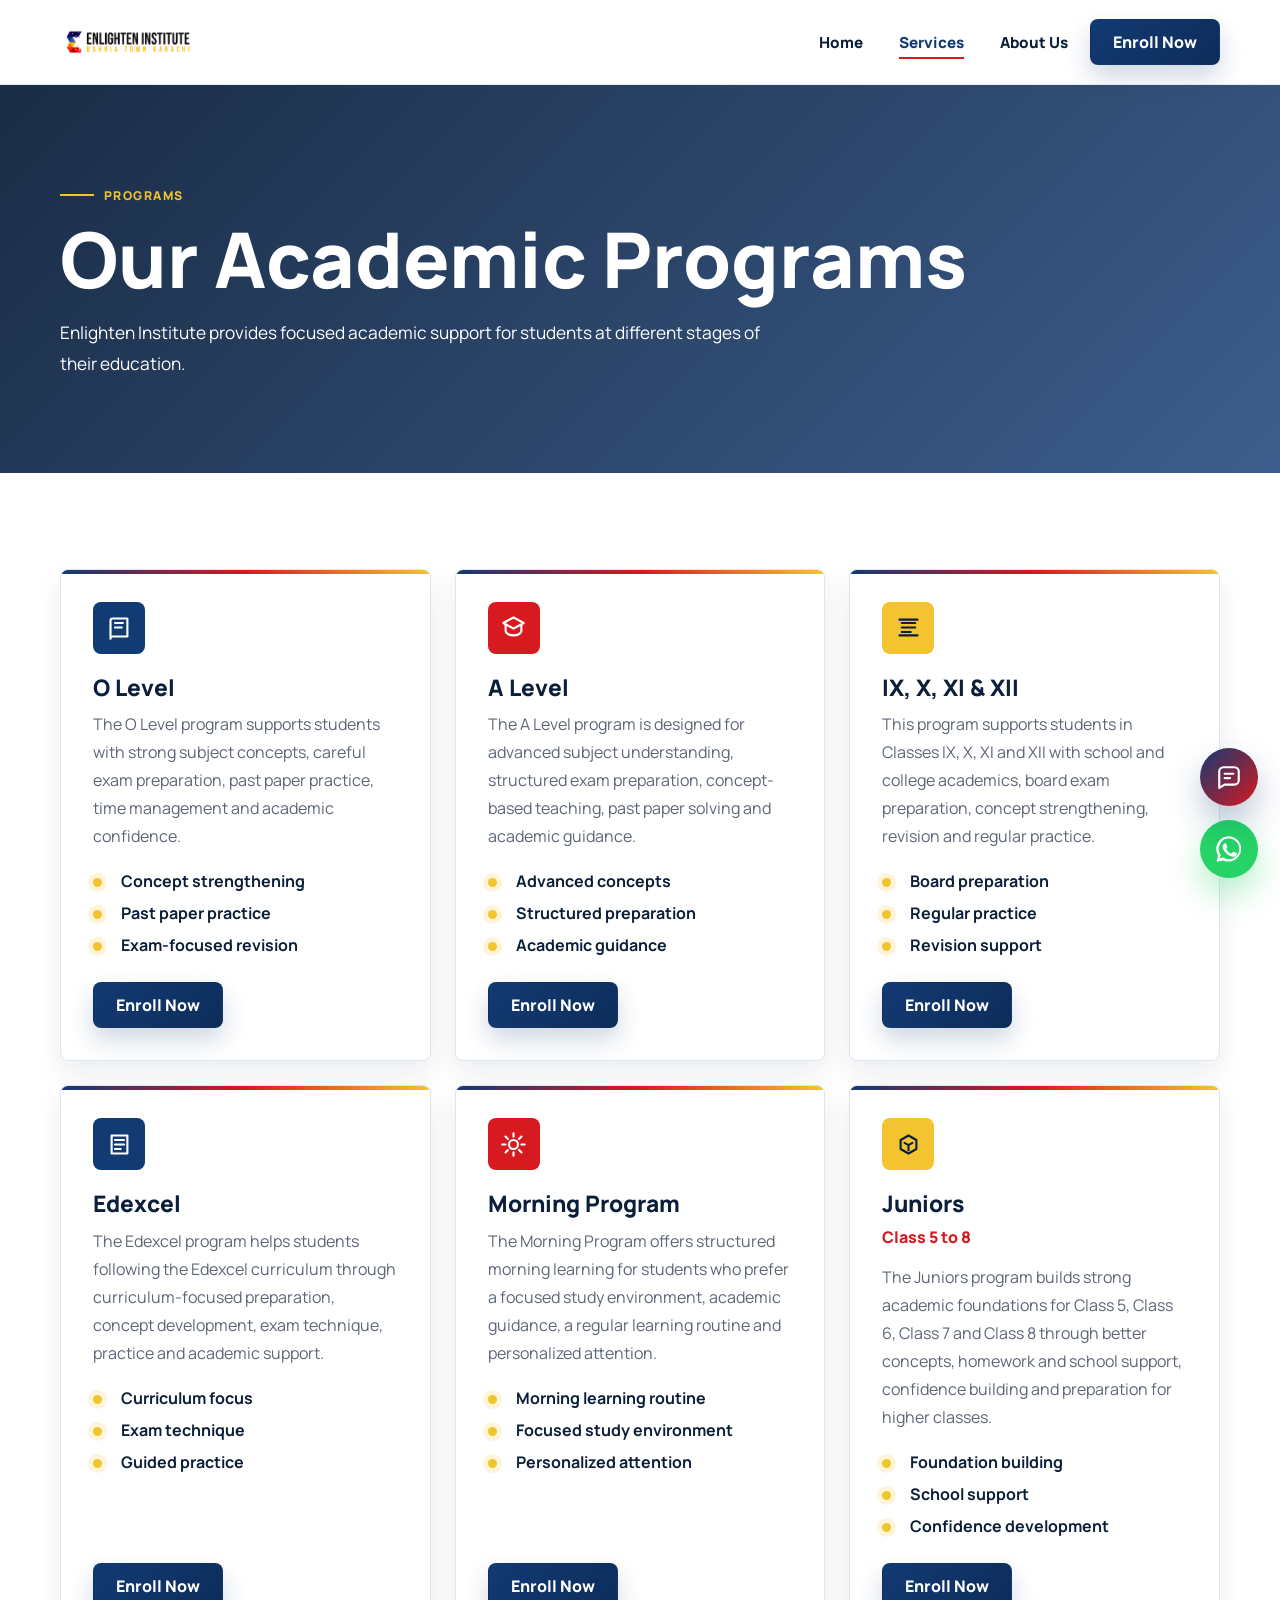
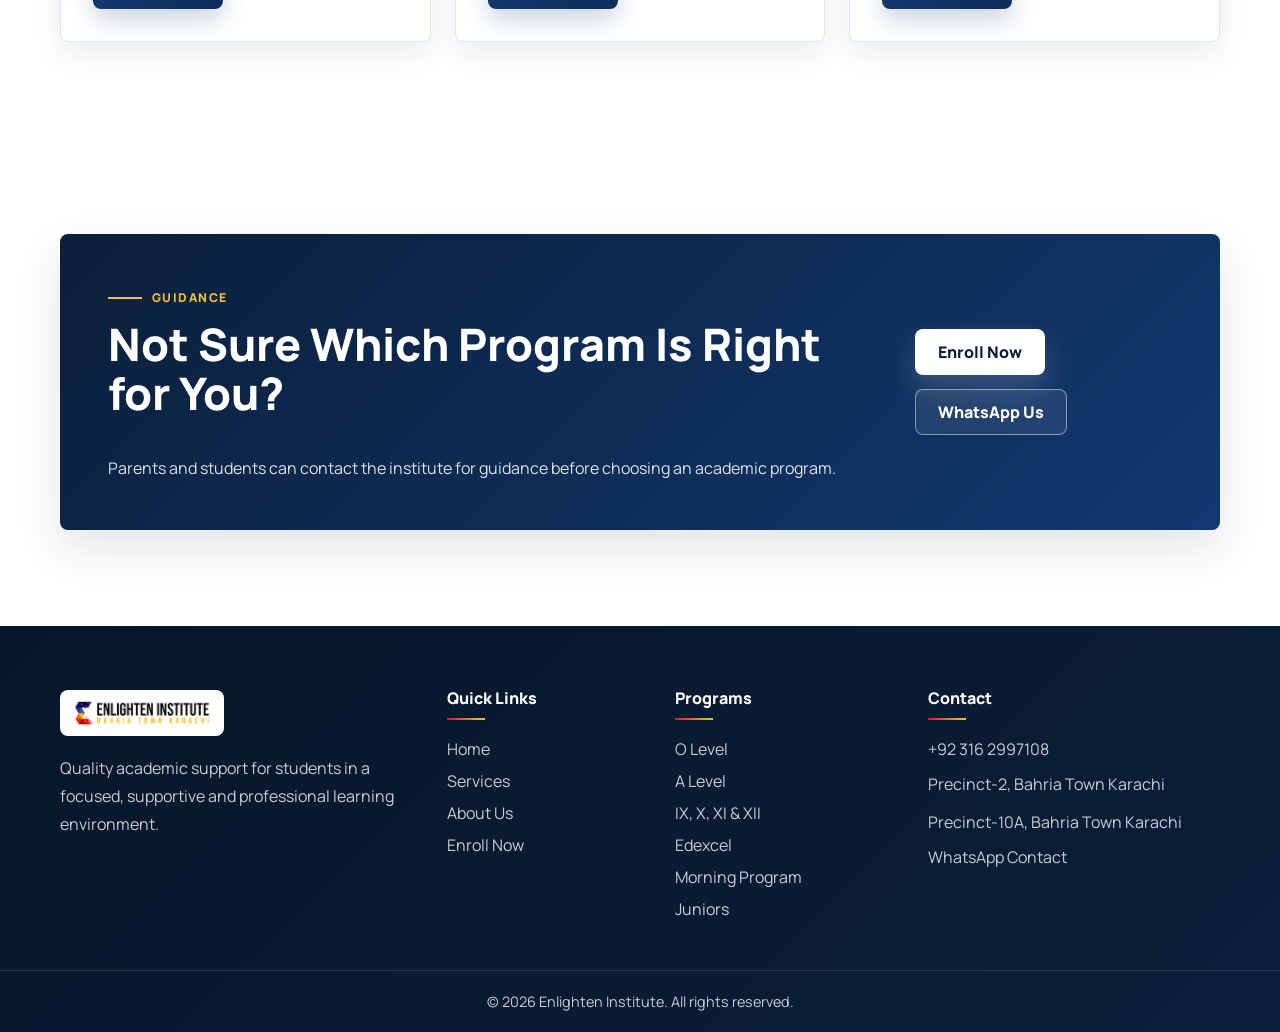
<file: Enlighten Institute New Website 2/services.html>
<!DOCTYPE html>
<html lang="en">
<head>
  <meta charset="UTF-8">
  <meta name="viewport" content="width=device-width, initial-scale=1.0">
  <meta name="description" content="Explore O Level, A Level, IX, X, XI &amp; XII, Edexcel, Morning Program and Juniors academic programs at Enlighten Institute.">
  <title>Academic Programs | Enlighten Institute</title>
  <link rel="icon" href="Logo/Enlighten Full Logo copy.png">
  <link rel="preconnect" href="https://fonts.googleapis.com">
  <link rel="preconnect" href="https://fonts.gstatic.com" crossorigin>
  <link href="https://fonts.googleapis.com/css2?family=Manrope:wght@400;500;600;700;800&display=swap" rel="stylesheet">
  <link rel="stylesheet" href="css/style.css">
</head>
<body data-page="services">
  <header class="site-header">
    <nav class="navbar container" aria-label="Main navigation">
      <a class="brand" href="index.html" aria-label="Enlighten Institute home">
        <img src="Logo/Enlighten Full Logo copy.png" alt="Enlighten Institute logo">
      </a>
      <button class="nav-toggle" type="button" aria-label="Open menu" aria-controls="primary-navigation" aria-expanded="false">
        <span></span>
        <span></span>
        <span></span>
      </button>
      <div class="nav-menu" id="primary-navigation">
        <a class="nav-link" href="index.html">Home</a>
        <a class="nav-link active" href="services.html">Services</a>
        <a class="nav-link" href="about.html">About Us</a>
        <a class="btn btn-nav" href="enroll.html">Enroll Now</a>
      </div>
    </nav>
  </header>

  <main>
    <section class="page-hero">
      <div class="container reveal">
        <span class="eyebrow yellow">Programs</span>
        <h1>Our Academic Programs</h1>
        <p>Enlighten Institute provides focused academic support for students at different stages of their education.</p>
      </div>
    </section>

    <section class="section">
      <div class="container services-grid">
        <article class="service-card reveal">
          <span class="service-icon" aria-hidden="true"><svg viewBox="0 0 24 24"><path d="M4 19.5V6a2 2 0 0 1 2-2h13v16H6a2 2 0 0 0-2 2v-2.5Z"/><path d="M8 8h7M8 12h6"/></svg></span>
          <h2>O Level</h2>
          <p>The O Level program supports students with strong subject concepts, careful exam preparation, past paper practice, time management and academic confidence.</p>
          <ul>
            <li>Concept strengthening</li>
            <li>Past paper practice</li>
            <li>Exam-focused revision</li>
          </ul>
          <a class="btn btn-primary" href="enroll.html?service=O%20Level">Enroll Now</a>
        </article>

        <article class="service-card reveal">
          <span class="service-icon red-icon" aria-hidden="true"><svg viewBox="0 0 24 24"><path d="M12 3 3 8l9 5 9-5-9-5Z"/><path d="M5 10v5c0 2 3 4 7 4s7-2 7-4v-5"/></svg></span>
          <h2>A Level</h2>
          <p>The A Level program is designed for advanced subject understanding, structured exam preparation, concept-based teaching, past paper solving and academic guidance.</p>
          <ul>
            <li>Advanced concepts</li>
            <li>Structured preparation</li>
            <li>Academic guidance</li>
          </ul>
          <a class="btn btn-primary" href="enroll.html?service=A%20Level">Enroll Now</a>
        </article>

        <article class="service-card reveal">
          <span class="service-icon yellow-icon" aria-hidden="true"><svg viewBox="0 0 24 24"><path d="M4 5h16M4 19h16M6 8h12M6 12h12M6 16h8"/></svg></span>
          <h2>IX, X, XI &amp; XII</h2>
          <p>This program supports students in Classes IX, X, XI and XII with school and college academics, board exam preparation, concept strengthening, revision and regular practice.</p>
          <ul>
            <li>Board preparation</li>
            <li>Regular practice</li>
            <li>Revision support</li>
          </ul>
          <a class="btn btn-primary" href="enroll.html?service=IX%20X%20XI%20XII">Enroll Now</a>
        </article>

        <article class="service-card reveal">
          <span class="service-icon" aria-hidden="true"><svg viewBox="0 0 24 24"><path d="M5 4h14v16H5z"/><path d="M8 8h8M8 12h8M8 16h5"/></svg></span>
          <h2>Edexcel</h2>
          <p>The Edexcel program helps students following the Edexcel curriculum through curriculum-focused preparation, concept development, exam technique, practice and academic support.</p>
          <ul>
            <li>Curriculum focus</li>
            <li>Exam technique</li>
            <li>Guided practice</li>
          </ul>
          <a class="btn btn-primary" href="enroll.html?service=Edexcel">Enroll Now</a>
        </article>

        <article class="service-card reveal">
          <span class="service-icon red-icon" aria-hidden="true"><svg viewBox="0 0 24 24"><path d="M12 2v3M12 19v3M4.93 4.93l2.12 2.12M16.95 16.95l2.12 2.12M2 12h3M19 12h3M4.93 19.07l2.12-2.12M16.95 7.05l2.12-2.12"/><path d="M12 8a4 4 0 1 0 0 8 4 4 0 0 0 0-8Z"/></svg></span>
          <h2>Morning Program</h2>
          <p>The Morning Program offers structured morning learning for students who prefer a focused study environment, academic guidance, a regular learning routine and personalized attention.</p>
          <ul>
            <li>Morning learning routine</li>
            <li>Focused study environment</li>
            <li>Personalized attention</li>
          </ul>
          <a class="btn btn-primary" href="enroll.html?service=Morning%20Program">Enroll Now</a>
        </article>

        <article class="service-card reveal">
          <span class="service-icon yellow-icon" aria-hidden="true"><svg viewBox="0 0 24 24"><path d="M12 20 5 16V8l7-4 7 4v8l-7 4Z"/><path d="M8.5 10.5 12 12.5l3.5-2M12 12.5V17"/></svg></span>
          <h2>Juniors</h2>
          <p class="service-subtitle">Class 5 to 8</p>
          <p>The Juniors program builds strong academic foundations for Class 5, Class 6, Class 7 and Class 8 through better concepts, homework and school support, confidence building and preparation for higher classes.</p>
          <ul>
            <li>Foundation building</li>
            <li>School support</li>
            <li>Confidence development</li>
          </ul>
          <a class="btn btn-primary" href="enroll.html?service=Juniors">Enroll Now</a>
        </article>
      </div>
    </section>

    <section class="section">
      <div class="container">
        <div class="cta-band reveal">
          <div>
            <span class="eyebrow yellow">Guidance</span>
            <h2>Not Sure Which Program Is Right for You?</h2>
            <p>Parents and students can contact the institute for guidance before choosing an academic program.</p>
          </div>
          <div class="cta-actions">
            <a class="btn btn-light" href="enroll.html">Enroll Now</a>
            <a class="btn btn-outline-light" href="https://wa.me/923162997108" target="_blank" rel="noopener">WhatsApp Us</a>
          </div>
        </div>
      </div>
    </section>
  </main>

  <footer class="site-footer">
    <div class="container footer-grid">
      <div class="footer-brand">
        <img src="Logo/Enlighten Full Logo copy.png" alt="Enlighten Institute logo">
        <p>Quality academic support for students in a focused, supportive and professional learning environment.</p>
      </div>
      <div>
        <h2>Quick Links</h2>
        <a href="index.html">Home</a>
        <a href="services.html">Services</a>
        <a href="about.html">About Us</a>
        <a href="enroll.html">Enroll Now</a>
      </div>
      <div>
        <h2>Programs</h2>
        <a href="services.html">O Level</a>
        <a href="services.html">A Level</a>
        <a href="services.html">IX, X, XI &amp; XII</a>
        <a href="services.html">Edexcel</a>
        <a href="services.html">Morning Program</a>
        <a href="services.html">Juniors</a>
      </div>
      <div>
        <h2>Contact</h2>
        <a href="tel:+923162997108">+92 316 2997108</a>
        <p>Precinct-2, Bahria Town Karachi</p>
        <p>Precinct-10A, Bahria Town Karachi</p>
        <a href="https://wa.me/923162997108" target="_blank" rel="noopener">WhatsApp Contact</a>
      </div>
    </div>
    <div class="footer-bottom">
      <p>&copy; <span data-current-year></span> Enlighten Institute. All rights reserved.</p>
    </div>
  </footer>

  <a class="floating-whatsapp" href="https://wa.me/923162997108" target="_blank" rel="noopener" aria-label="Contact Enlighten Institute on WhatsApp">
    <svg viewBox="0 0 32 32" aria-hidden="true"><path d="M16.03 3.2A12.7 12.7 0 0 0 5.1 22.38L3.6 28.8l6.56-1.42A12.68 12.68 0 1 0 16.03 3.2Zm0 2.4a10.28 10.28 0 1 1-5.25 19.12l-.42-.25-3.48.75.8-3.4-.28-.44A10.28 10.28 0 0 1 16.03 5.6Zm-4.3 4.88c-.24 0-.62.09-.94.44-.32.35-1.23 1.2-1.23 2.93s1.26 3.4 1.43 3.64c.18.23 2.44 3.9 6.02 5.3 2.98 1.18 3.59.94 4.24.88.65-.06 2.1-.86 2.4-1.7.29-.82.29-1.53.2-1.68-.09-.14-.32-.23-.67-.41-.35-.18-2.1-1.04-2.42-1.16-.32-.12-.56-.18-.8.18-.23.35-.91 1.16-1.12 1.39-.2.24-.41.27-.76.09-.35-.18-1.48-.55-2.82-1.74-1.04-.93-1.74-2.08-1.95-2.43-.2-.35-.02-.54.15-.71.16-.15.35-.41.53-.62.18-.2.23-.35.35-.59.12-.23.06-.44-.03-.62-.09-.18-.8-1.93-1.09-2.64-.28-.68-.57-.59-.8-.6h-.7Z"/></svg>
  </a>

  <script src="js/script.js"></script>
</body>
</html>
</file>
<file: Enlighten Institute New Website 2/css/style.css>
/* 1. Variables */
:root {
  --primary-blue: #123A73;
  --primary-red: #D71920;
  --accent-yellow: #F4C430;
  --dark-navy: #0B1F3A;
  --white: #FFFFFF;
  --light-bg: #F6F8FC;
  --text-gray: #5D6675;
  --border: #DDE5F2;
  --ink: #111A2E;
  --shadow: 0 18px 45px rgba(11, 31, 58, 0.12);
  --shadow-soft: 0 12px 28px rgba(11, 31, 58, 0.08);
  --radius: 8px;
  --container: 1160px;
}

/* 2. Reset */
*,
*::before,
*::after {
  box-sizing: border-box;
}

html {
  scroll-behavior: smooth;
}

body {
  margin: 0;
  font-family: "Manrope", Arial, sans-serif;
  color: var(--ink);
  background: var(--white);
  overflow-x: hidden;
}

img {
  display: block;
  max-width: 100%;
}

a {
  color: inherit;
  text-decoration: none;
}

button,
input,
select,
textarea {
  font: inherit;
}

button {
  cursor: pointer;
}

ul {
  margin: 0;
  padding: 0;
}

li {
  list-style: none;
}

/* 3. Typography */
h1,
h2,
h3,
p {
  margin-top: 0;
}

h1,
h2,
h3 {
  color: var(--dark-navy);
  font-weight: 800;
  letter-spacing: 0;
  line-height: 1.08;
}

h1 {
  font-size: clamp(2.45rem, 6vw, 5.25rem);
  max-width: 920px;
}

h2 {
  font-size: clamp(1.75rem, 3.5vw, 3rem);
}

h3 {
  font-size: 1.14rem;
}

p {
  color: var(--text-gray);
  line-height: 1.75;
}

.eyebrow {
  display: inline-flex;
  align-items: center;
  gap: 10px;
  margin-bottom: 14px;
  color: var(--accent-yellow);
  font-size: 0.76rem;
  font-weight: 800;
  letter-spacing: 0.12em;
  text-transform: uppercase;
}

.eyebrow::before {
  content: "";
  width: 34px;
  height: 2px;
  background: currentColor;
}

.eyebrow.blue {
  color: var(--primary-blue);
}

.eyebrow.red {
  color: var(--primary-red);
}

.eyebrow.yellow {
  color: var(--accent-yellow);
}

/* 4. Layout */
.container {
  width: min(calc(100% - 40px), var(--container));
  margin: 0 auto;
}

.section {
  padding: 96px 0;
}

.section-soft {
  background:
    linear-gradient(135deg, rgba(18, 58, 115, 0.045), rgba(244, 196, 48, 0.055)),
    var(--light-bg);
}

.section-heading {
  max-width: 760px;
  margin-bottom: 42px;
}

.section-heading.centered {
  margin-inline: auto;
  text-align: center;
}

.section-heading.centered .eyebrow {
  justify-content: center;
}

.center-actions {
  display: flex;
  justify-content: center;
  margin-top: 38px;
}

.split-content {
  display: grid;
  grid-template-columns: minmax(0, 0.9fr) minmax(0, 1.1fr);
  gap: 52px;
  align-items: start;
}

/* 5. Navbar */
.site-header {
  position: sticky;
  top: 0;
  z-index: 1000;
  background: rgba(255, 255, 255, 0.96);
  border-bottom: 1px solid rgba(221, 229, 242, 0.75);
  backdrop-filter: blur(16px);
  transition: box-shadow 0.25s ease, border-color 0.25s ease;
}

.site-header.is-scrolled {
  border-color: transparent;
  box-shadow: 0 14px 32px rgba(11, 31, 58, 0.1);
}

.navbar {
  min-height: 84px;
  display: flex;
  align-items: center;
  justify-content: space-between;
  gap: 24px;
}

.brand {
  display: inline-flex;
  align-items: center;
  flex: 0 0 auto;
}

.brand img {
  width: 136px;
  height: auto;
  object-fit: contain;
}

.nav-menu {
  display: flex;
  align-items: center;
  gap: 8px;
}

.nav-link {
  position: relative;
  padding: 12px 14px;
  color: var(--dark-navy);
  font-size: 0.95rem;
  font-weight: 800;
}

.nav-link::after {
  content: "";
  position: absolute;
  left: 14px;
  right: 14px;
  bottom: 6px;
  height: 2px;
  background: var(--primary-red);
  transform: scaleX(0);
  transform-origin: left;
  transition: transform 0.25s ease;
}

.nav-link:hover::after,
.nav-link.active::after {
  transform: scaleX(1);
}

.nav-link.active {
  color: var(--primary-blue);
}

.nav-toggle {
  display: none;
  width: 46px;
  height: 46px;
  border: 1px solid var(--border);
  border-radius: var(--radius);
  background: var(--white);
  align-items: center;
  justify-content: center;
  flex-direction: column;
  gap: 5px;
}

.nav-toggle span {
  width: 21px;
  height: 2px;
  border-radius: 999px;
  background: var(--dark-navy);
  transition: transform 0.25s ease, opacity 0.25s ease;
}

.nav-toggle.is-open span:nth-child(1) {
  transform: translateY(7px) rotate(45deg);
}

.nav-toggle.is-open span:nth-child(2) {
  opacity: 0;
}

.nav-toggle.is-open span:nth-child(3) {
  transform: translateY(-7px) rotate(-45deg);
}

/* 6. Buttons */
.btn {
  display: inline-flex;
  align-items: center;
  justify-content: center;
  min-height: 46px;
  padding: 13px 22px;
  border: 1px solid transparent;
  border-radius: var(--radius);
  font-weight: 800;
  line-height: 1;
  transition: transform 0.22s ease, box-shadow 0.22s ease, background 0.22s ease, border-color 0.22s ease;
}

.btn:hover {
  transform: translateY(-2px);
}

.btn:focus-visible,
.nav-link:focus-visible,
.nav-toggle:focus-visible,
input:focus-visible,
select:focus-visible,
textarea:focus-visible,
.floating-whatsapp:focus-visible,
.chatbot-launcher:focus-visible,
.chatbot-close:focus-visible,
.chatbot-action:focus-visible,
.chatbot-send:focus-visible {
  outline: 3px solid rgba(244, 196, 48, 0.9);
  outline-offset: 3px;
}

.btn-primary,
.btn-nav {
  color: var(--white);
  background: linear-gradient(135deg, var(--primary-blue), #0D2D5A);
  box-shadow: 0 12px 24px rgba(18, 58, 115, 0.2);
}

.btn-primary:hover,
.btn-nav:hover {
  box-shadow: 0 18px 30px rgba(18, 58, 115, 0.28);
}

.btn-nav.active {
  background: linear-gradient(135deg, var(--primary-red), #B9141A);
}

.btn-secondary {
  color: var(--white);
  background: linear-gradient(135deg, var(--primary-red), #B9141A);
  box-shadow: 0 12px 24px rgba(215, 25, 32, 0.2);
}

.btn-light {
  color: var(--dark-navy);
  background: var(--white);
  box-shadow: 0 14px 30px rgba(255, 255, 255, 0.18);
}

.btn-outline-light {
  color: var(--white);
  border-color: rgba(255, 255, 255, 0.45);
  background: rgba(255, 255, 255, 0.08);
}

/* 7. Hero */
.hero,
.page-hero {
  position: relative;
  isolation: isolate;
  overflow: hidden;
}

.home-hero {
  min-height: calc(100vh - 84px);
  display: grid;
  align-items: center;
  padding: 92px 0;
  background:
    linear-gradient(90deg, rgba(11, 31, 58, 0.88), rgba(11, 31, 58, 0.62), rgba(18, 58, 115, 0.34)),
    url("../Class images/3.jpeg") center/cover no-repeat;
}

.hero::after {
  content: "";
  position: absolute;
  right: -110px;
  bottom: -110px;
  width: 330px;
  height: 330px;
  border: 44px solid rgba(244, 196, 48, 0.18);
  border-radius: 50%;
  z-index: -1;
}

.hero-content h1,
.hero-content p,
.page-hero h1,
.page-hero p {
  color: var(--white);
}

.hero-content p {
  max-width: 700px;
  margin-bottom: 34px;
  font-size: clamp(1rem, 2vw, 1.2rem);
}

.hero-actions,
.cta-actions {
  display: flex;
  flex-wrap: wrap;
  gap: 14px;
}

.page-hero {
  padding: 94px 0;
  background:
    linear-gradient(135deg, rgba(11, 31, 58, 0.94), rgba(18, 58, 115, 0.82)),
    url("https://images.unsplash.com/photo-1524178232363-1fb2b075b655?auto=format&fit=crop&w=1600&q=80") center/cover;
}

.page-hero h1 {
  margin-bottom: 18px;
}

.page-hero p {
  max-width: 700px;
  margin-bottom: 0;
  font-size: 1.08rem;
}

/* 8. Homepage */
.intro-grid {
  display: grid;
  grid-template-columns: 6px minmax(0, 0.92fr) minmax(0, 1.08fr);
  gap: 30px;
  align-items: center;
}

.section-kicker {
  width: 6px;
  height: 100%;
  min-height: 150px;
  background: linear-gradient(var(--primary-blue), var(--primary-red), var(--accent-yellow));
  border-radius: 999px;
}

.program-preview-grid,
.feature-grid,
.campus-grid,
.mission-grid {
  display: grid;
  gap: 22px;
}

.program-preview-grid {
  grid-template-columns: repeat(3, minmax(0, 1fr));
}

.mini-card,
.feature-card,
.campus-card,
.mission-card,
.story-panel,
.enroll-form,
.enroll-info {
  border: 1px solid var(--border);
  border-radius: var(--radius);
  background: var(--white);
  box-shadow: var(--shadow-soft);
}

.mini-card {
  position: relative;
  min-height: 174px;
  padding: 28px;
  overflow: hidden;
  transition: transform 0.25s ease, box-shadow 0.25s ease;
}

.mini-card::after,
.service-card::after {
  content: "";
  position: absolute;
  top: 0;
  left: 0;
  right: 0;
  height: 4px;
  background: linear-gradient(90deg, var(--primary-blue), var(--primary-red), var(--accent-yellow));
}

.mini-card:hover,
.feature-card:hover,
.campus-card:hover,
.service-card:hover,
.mission-card:hover {
  transform: translateY(-6px);
  box-shadow: var(--shadow);
}

.mini-icon {
  display: inline-grid;
  place-items: center;
  width: 52px;
  height: 52px;
  margin-bottom: 20px;
  border-radius: var(--radius);
  color: var(--white);
  background: var(--primary-blue);
}

.mini-icon svg {
  width: 28px;
  height: 28px;
  fill: none;
  stroke: currentColor;
  stroke-width: 1.9;
  stroke-linecap: round;
  stroke-linejoin: round;
}

.mini-card:nth-child(3n + 2) .mini-icon {
  background: var(--primary-red);
}

.mini-card:nth-child(3n) .mini-icon {
  color: var(--dark-navy);
  background: var(--accent-yellow);
}

.mini-card p {
  margin-bottom: 0;
}

.feature-grid {
  grid-template-columns: repeat(4, minmax(0, 1fr));
}

.feature-card {
  padding: 28px;
  transition: transform 0.25s ease, box-shadow 0.25s ease;
}

.icon-wrap,
.service-icon {
  display: inline-grid;
  place-items: center;
  width: 52px;
  height: 52px;
  margin-bottom: 22px;
  border-radius: var(--radius);
  color: var(--white);
  background: var(--primary-blue);
}

.icon-wrap svg,
.service-icon svg {
  width: 27px;
  height: 27px;
  fill: none;
  stroke: currentColor;
  stroke-width: 1.9;
  stroke-linecap: round;
  stroke-linejoin: round;
}

.red-icon {
  background: var(--primary-red);
}

.yellow-icon {
  color: var(--dark-navy);
  background: var(--accent-yellow);
}

.feature-card p,
.campus-card p,
.mission-card p {
  margin-bottom: 0;
}

.campus-grid {
  grid-template-columns: repeat(2, minmax(0, 1fr));
}

.campus-card {
  padding: 32px;
  transition: transform 0.25s ease, box-shadow 0.25s ease;
}

.location-pin {
  display: inline-block;
  position: relative;
  width: 44px;
  height: 44px;
  margin-bottom: 22px;
  border-radius: 50% 50% 50% 0;
  background: var(--primary-blue);
  transform: rotate(-45deg);
}

.location-pin::after {
  content: "";
  position: absolute;
  inset: 13px;
  border-radius: 50%;
  background: var(--white);
}

.red-pin {
  background: var(--primary-red);
}

.cta-band {
  display: flex;
  align-items: center;
  justify-content: space-between;
  gap: 28px;
  padding: 48px;
  border-radius: var(--radius);
  background:
    linear-gradient(135deg, rgba(11, 31, 58, 0.98), rgba(18, 58, 115, 0.95)),
    var(--dark-navy);
  box-shadow: var(--shadow);
}

.cta-band h2,
.cta-band p {
  color: var(--white);
}

.cta-band p {
  margin-bottom: 0;
  opacity: 0.86;
}

/* 9. Services */
.services-grid {
  display: grid;
  grid-template-columns: repeat(3, minmax(0, 1fr));
  gap: 24px;
}

.service-card {
  position: relative;
  display: flex;
  flex-direction: column;
  min-height: 100%;
  padding: 32px;
  border: 1px solid var(--border);
  border-radius: var(--radius);
  background: var(--white);
  box-shadow: var(--shadow-soft);
  overflow: hidden;
  transition: transform 0.25s ease, box-shadow 0.25s ease;
}

.service-card h2 {
  margin-bottom: 10px;
  font-size: 1.42rem;
}

.service-subtitle {
  margin: -4px 0 12px;
  color: var(--primary-red);
  font-weight: 800;
}

.service-card ul {
  display: grid;
  gap: 10px;
  margin: 4px 0 26px;
}

.service-card li {
  position: relative;
  padding-left: 28px;
  color: var(--dark-navy);
  font-weight: 700;
}

.service-card li::before {
  content: "";
  position: absolute;
  left: 0;
  top: 8px;
  width: 9px;
  height: 9px;
  border-radius: 50%;
  background: var(--accent-yellow);
  box-shadow: 0 0 0 5px rgba(244, 196, 48, 0.18);
}

.service-card .btn {
  margin-top: auto;
  align-self: flex-start;
}

/* 10. About */
.story-panel,
.mission-card,
.enroll-info {
  padding: 34px;
}

.story-panel p:last-child {
  margin-bottom: 0;
}

.mission-grid {
  grid-template-columns: repeat(2, minmax(0, 1fr));
}

.mission-card {
  transition: transform 0.25s ease, box-shadow 0.25s ease;
}

/* 11. Enrollment Form */
.enroll-section {
  background:
    linear-gradient(180deg, var(--white), var(--light-bg));
}

.enroll-layout {
  display: grid;
  grid-template-columns: minmax(280px, 0.85fr) minmax(0, 1.6fr);
  gap: 32px;
  align-items: start;
}

.enroll-info {
  position: sticky;
  top: 112px;
}

.contact-card {
  display: flex;
  align-items: center;
  gap: 18px;
  margin-top: 28px;
  padding: 18px;
  border: 1px solid var(--border);
  border-radius: var(--radius);
  background: var(--light-bg);
}

.contact-card .location-pin {
  flex: 0 0 auto;
  width: 34px;
  height: 34px;
  margin-bottom: 0;
}

.contact-card .location-pin::after {
  inset: 10px;
}

.contact-card strong,
.contact-card a {
  display: block;
}

.contact-card a {
  margin-top: 4px;
  color: var(--primary-blue);
  font-weight: 800;
}

.enroll-form {
  padding: 34px;
}

.form-grid {
  display: grid;
  grid-template-columns: repeat(2, minmax(0, 1fr));
  gap: 20px;
}

.form-field {
  display: grid;
  gap: 8px;
}

.form-field.full {
  grid-column: 1 / -1;
}

label {
  color: var(--dark-navy);
  font-weight: 800;
}

label span {
  color: var(--primary-red);
}

input,
select,
textarea {
  width: 100%;
  border: 1px solid var(--border);
  border-radius: var(--radius);
  color: var(--ink);
  background: var(--white);
  transition: border-color 0.2s ease, box-shadow 0.2s ease;
}

input,
select {
  height: 52px;
  padding: 0 14px;
}

textarea {
  min-height: 132px;
  resize: vertical;
  padding: 14px;
}

input:focus,
select:focus,
textarea:focus {
  border-color: var(--primary-blue);
  box-shadow: 0 0 0 4px rgba(18, 58, 115, 0.1);
}

.form-field.has-error input,
.form-field.has-error select,
.form-field.has-error textarea {
  border-color: var(--primary-red);
}

.error-message {
  min-height: 18px;
  color: var(--primary-red);
  font-size: 0.82rem;
  font-weight: 700;
}

.form-status {
  min-height: 24px;
  margin-top: 18px;
  color: var(--primary-red);
  font-weight: 800;
}

.form-submit {
  margin-top: 14px;
  width: 100%;
}

/* 12. Footer */
.site-footer {
  background:
    linear-gradient(135deg, #07162A, var(--dark-navy));
  color: rgba(255, 255, 255, 0.82);
}

.footer-grid {
  display: grid;
  grid-template-columns: 1.45fr 0.8fr 0.9fr 1.2fr;
  gap: 34px;
  padding: 64px 0 40px;
}

.footer-brand img {
  width: 164px;
  height: auto;
  object-fit: contain;
  margin-bottom: 18px;
  padding: 8px;
  border-radius: var(--radius);
  background: var(--white);
}

.site-footer h2 {
  margin-bottom: 18px;
  color: var(--white);
  font-size: 1rem;
}

.site-footer h2::after {
  content: "";
  display: block;
  width: 38px;
  height: 2px;
  margin-top: 10px;
  background: linear-gradient(90deg, var(--primary-red), var(--accent-yellow));
}

.site-footer a,
.site-footer p {
  display: block;
  margin: 0 0 10px;
  color: rgba(255, 255, 255, 0.78);
}

.site-footer a:hover {
  color: var(--accent-yellow);
}

.footer-bottom {
  border-top: 1px solid rgba(255, 255, 255, 0.12);
  padding: 18px 20px;
  text-align: center;
}

.footer-bottom p {
  margin-bottom: 0;
  font-size: 0.9rem;
}

/* 13. WhatsApp Button */
.floating-whatsapp {
  position: fixed;
  right: 22px;
  bottom: 22px;
  z-index: 1001;
  display: grid;
  place-items: center;
  width: 58px;
  height: 58px;
  border-radius: 50%;
  color: var(--white);
  background: #25D366;
  box-shadow: 0 16px 32px rgba(37, 211, 102, 0.34);
  animation: whatsappPulse 2.8s ease-in-out infinite;
  transition: transform 0.25s ease, box-shadow 0.25s ease;
}

.floating-whatsapp:hover {
  transform: translateY(-4px) scale(1.04);
  box-shadow: 0 22px 40px rgba(37, 211, 102, 0.42);
}

.floating-whatsapp svg {
  width: 32px;
  height: 32px;
  fill: currentColor;
}

/* 14. Chatbot */
.chatbot-launcher {
  position: fixed;
  right: 22px;
  bottom: 94px;
  z-index: 1001;
  display: grid;
  place-items: center;
  width: 58px;
  height: 58px;
  border: 0;
  border-radius: 50%;
  color: var(--white);
  background: linear-gradient(135deg, var(--primary-blue), var(--primary-red));
  box-shadow: 0 16px 32px rgba(18, 58, 115, 0.28);
  transition: transform 0.25s ease, box-shadow 0.25s ease;
}

.chatbot-launcher:hover {
  transform: translateY(-4px) scale(1.04);
  box-shadow: 0 22px 42px rgba(18, 58, 115, 0.36);
}

.chatbot-launcher.is-hidden {
  opacity: 0;
  pointer-events: none;
}

.chatbot-launcher svg,
.chatbot-close svg,
.chatbot-send svg {
  width: 26px;
  height: 26px;
  fill: none;
  stroke: currentColor;
  stroke-width: 2;
  stroke-linecap: round;
  stroke-linejoin: round;
}

.chatbot-panel {
  position: fixed;
  right: 22px;
  bottom: 94px;
  z-index: 1002;
  display: none;
  width: min(380px, calc(100vw - 44px));
  max-height: min(540px, calc(100dvh - 124px));
  overflow: hidden;
  border: 1px solid rgba(221, 229, 242, 0.9);
  border-radius: 8px;
  background: var(--white);
  box-shadow: 0 24px 60px rgba(11, 31, 58, 0.24);
}

.chatbot-panel.is-open {
  display: grid;
  grid-template-rows: auto minmax(0, 1fr) auto;
}

.chatbot-header {
  display: flex;
  align-items: center;
  justify-content: space-between;
  gap: 16px;
  padding: 18px 18px 16px;
  color: var(--white);
  background: linear-gradient(135deg, var(--dark-navy), var(--primary-blue));
}

.chatbot-header strong {
  display: block;
  margin-bottom: 4px;
  font-size: 1rem;
}

.chatbot-header span {
  display: block;
  color: rgba(255, 255, 255, 0.78);
  font-size: 0.78rem;
  font-weight: 700;
  line-height: 1.35;
}

.chatbot-close {
  flex: 0 0 auto;
  display: grid;
  place-items: center;
  width: 38px;
  height: 38px;
  border: 1px solid rgba(255, 255, 255, 0.22);
  border-radius: 50%;
  color: var(--white);
  background: rgba(255, 255, 255, 0.1);
}

.chatbot-close:hover {
  background: rgba(255, 255, 255, 0.18);
}

.chatbot-messages {
  display: grid;
  align-content: start;
  gap: 12px;
  min-height: 270px;
  padding: 18px;
  overflow-y: auto;
  background: linear-gradient(180deg, var(--white), var(--light-bg));
}

.chat-message {
  max-width: 86%;
  padding: 12px 14px;
  border-radius: 8px;
  font-size: 0.9rem;
  line-height: 1.55;
  white-space: pre-line;
}

.chat-message p {
  margin: 0;
  color: inherit;
  line-height: inherit;
}

.chat-message.bot {
  justify-self: start;
  color: var(--dark-navy);
  background: var(--white);
  border: 1px solid var(--border);
  box-shadow: 0 8px 18px rgba(11, 31, 58, 0.06);
}

.chat-message.user {
  justify-self: end;
  color: var(--white);
  background: var(--primary-blue);
}

.chat-actions,
.chatbot-quick-actions {
  display: flex;
  flex-wrap: wrap;
  gap: 8px;
}

.chat-actions {
  margin-top: 12px;
}

.chatbot-quick-actions {
  padding: 0 18px 14px;
  background: var(--light-bg);
}

.chatbot-action {
  min-height: 34px;
  border: 1px solid rgba(18, 58, 115, 0.18);
  border-radius: 999px;
  padding: 8px 12px;
  color: var(--primary-blue);
  background: var(--white);
  font-size: 0.78rem;
  font-weight: 800;
  line-height: 1;
  transition: border-color 0.2s ease, color 0.2s ease, transform 0.2s ease;
}

.chatbot-action:hover {
  border-color: var(--primary-red);
  color: var(--primary-red);
  transform: translateY(-1px);
}

.chatbot-composer {
  display: flex;
  gap: 10px;
  padding: 14px;
  border-top: 1px solid var(--border);
  background: var(--white);
}

.chatbot-input {
  height: 44px;
  min-width: 0;
  padding: 0 13px;
  font-size: 0.9rem;
}

.chatbot-send {
  flex: 0 0 auto;
  display: grid;
  place-items: center;
  width: 44px;
  height: 44px;
  border: 0;
  border-radius: var(--radius);
  color: var(--white);
  background: var(--primary-red);
  box-shadow: 0 10px 20px rgba(215, 25, 32, 0.2);
}

.chatbot-send:hover {
  background: #B9141A;
}

/* 15. Animations */
.reveal {
  opacity: 0;
  transform: translateY(18px);
  transition: opacity 0.6s ease, transform 0.6s ease;
}

.reveal.is-visible {
  opacity: 1;
  transform: translateY(0);
}

@keyframes whatsappPulse {
  0%,
  100% {
    box-shadow: 0 16px 32px rgba(37, 211, 102, 0.34), 0 0 0 0 rgba(37, 211, 102, 0.2);
  }
  50% {
    box-shadow: 0 16px 32px rgba(37, 211, 102, 0.34), 0 0 0 10px rgba(37, 211, 102, 0);
  }
}

@media (prefers-reduced-motion: reduce) {
  *,
  *::before,
  *::after {
    scroll-behavior: auto !important;
    transition-duration: 0.01ms !important;
    animation-duration: 0.01ms !important;
    animation-iteration-count: 1 !important;
  }

  .reveal {
    opacity: 1;
    transform: none;
  }
}

/* 16. Responsive Styles */
@media (max-width: 980px) {
  .section {
    padding: 76px 0;
  }

  .nav-toggle {
    display: inline-flex;
  }

  .nav-menu {
    position: absolute;
    top: 100%;
    left: 20px;
    right: 20px;
    display: grid;
    gap: 4px;
    padding: 16px;
    border: 1px solid var(--border);
    border-radius: var(--radius);
    background: var(--white);
    box-shadow: var(--shadow);
    transform: translateY(-10px);
    opacity: 0;
    pointer-events: none;
    transition: transform 0.25s ease, opacity 0.25s ease;
  }

  .nav-menu.is-open {
    transform: translateY(0);
    opacity: 1;
    pointer-events: auto;
  }

  .nav-link,
  .btn-nav {
    width: 100%;
  }

  .nav-link {
    padding: 14px;
  }

  .nav-link::after {
    left: 14px;
    right: auto;
    width: 36px;
  }

  .program-preview-grid,
  .services-grid {
    grid-template-columns: repeat(2, minmax(0, 1fr));
  }

  .feature-grid {
    grid-template-columns: repeat(2, minmax(0, 1fr));
  }

  .intro-grid,
  .split-content,
  .enroll-layout {
    grid-template-columns: 1fr;
  }

  .section-kicker {
    width: 84px;
    height: 5px;
    min-height: 5px;
  }

  .enroll-info {
    position: static;
  }

  .footer-grid {
    grid-template-columns: repeat(2, minmax(0, 1fr));
  }
}

@media (max-width: 680px) {
  .container {
    width: min(calc(100% - 28px), var(--container));
  }

  .navbar {
    min-height: 74px;
  }

  .brand img {
    width: 108px;
    height: auto;
  }

  .footer-brand img {
    width: 148px;
  }

  .home-hero {
    min-height: 660px;
    padding: 76px 0;
  }

  .page-hero {
    padding: 72px 0;
  }

  .hero-actions,
  .cta-actions,
  .cta-band {
    align-items: stretch;
    flex-direction: column;
  }

  .hero-actions .btn,
  .cta-actions .btn,
  .cta-band > .btn {
    width: 100%;
  }

  .program-preview-grid,
  .services-grid,
  .feature-grid,
  .campus-grid,
  .mission-grid,
  .form-grid,
  .footer-grid {
    grid-template-columns: 1fr;
  }

  .mini-card,
  .feature-card,
  .campus-card,
  .service-card,
  .story-panel,
  .mission-card,
  .enroll-form,
  .enroll-info,
  .cta-band {
    padding: 24px;
  }

  .floating-whatsapp {
    right: 16px;
    bottom: 16px;
    width: 54px;
    height: 54px;
  }

  .chatbot-launcher {
    right: 16px;
    bottom: 84px;
    width: 54px;
    height: 54px;
  }

  .chatbot-panel {
    right: 12px;
    bottom: 84px;
    width: calc(100vw - 24px);
    max-width: 380px;
    max-height: calc(100dvh - 108px);
  }

  .chatbot-messages {
    min-height: 220px;
  }
}
</file>
